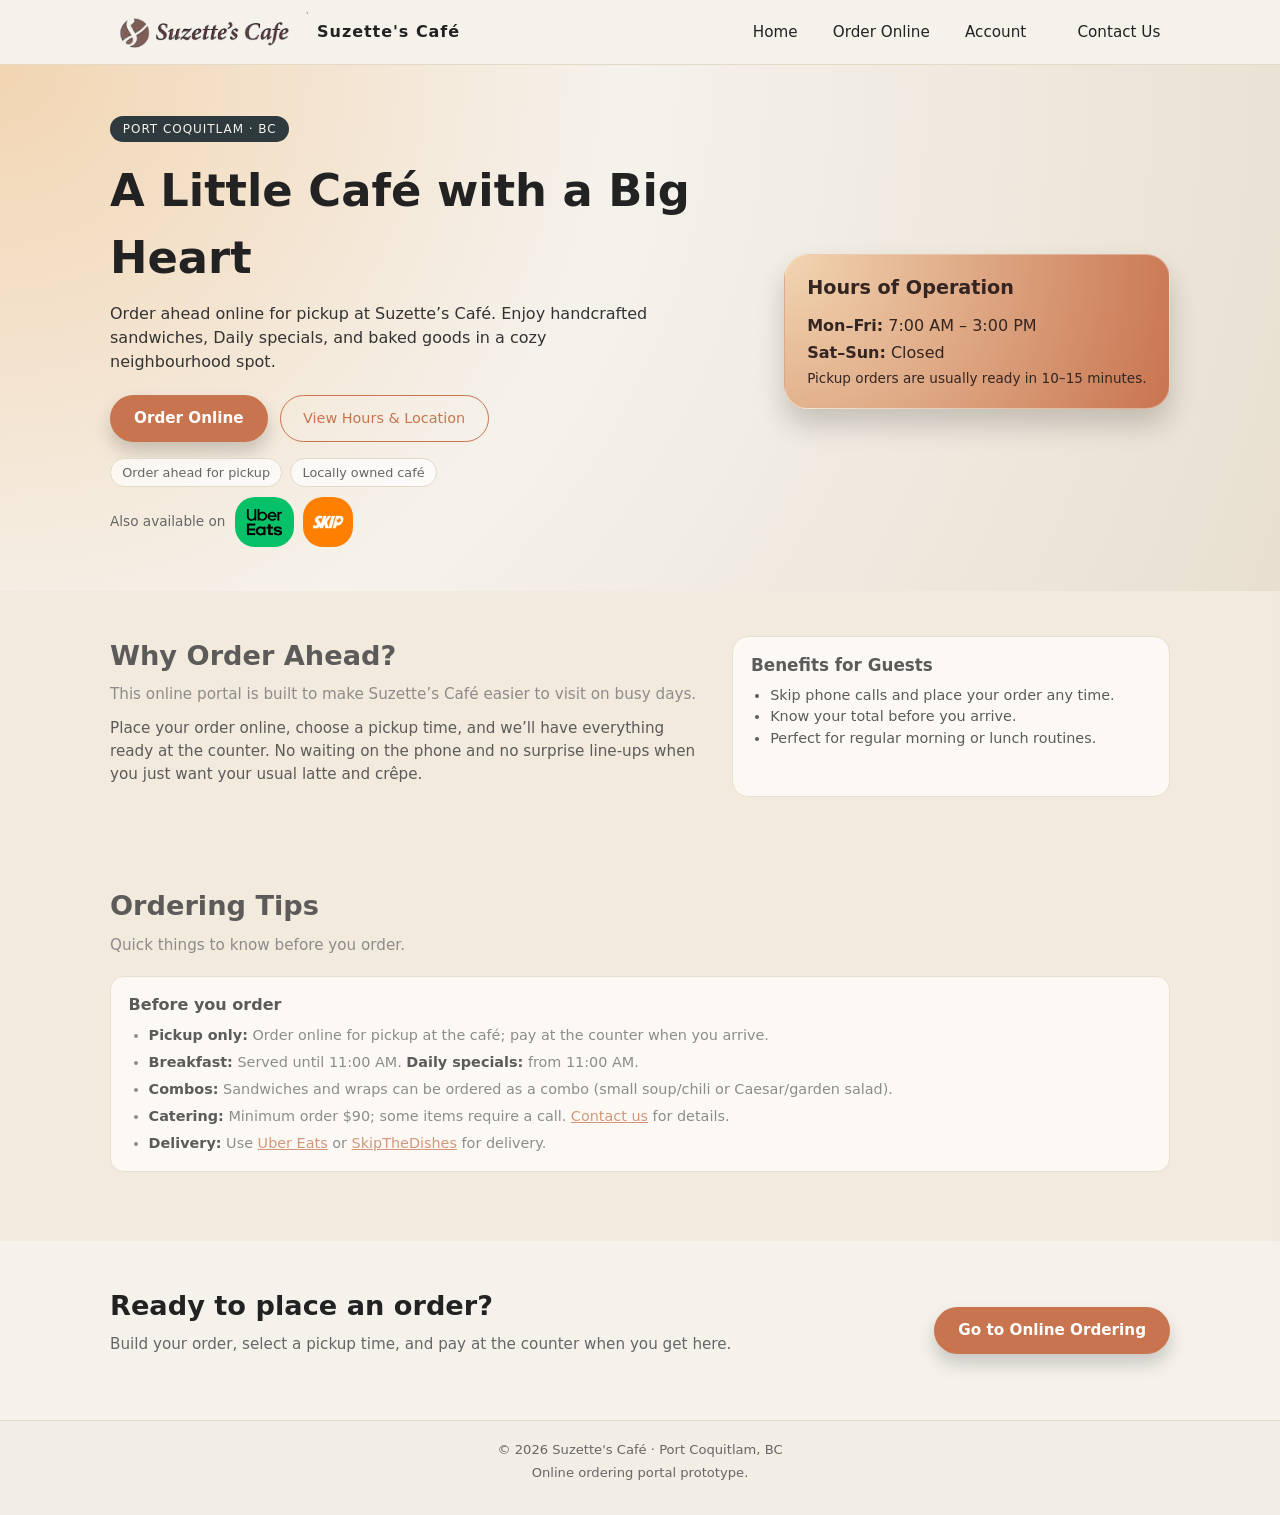
<file: suzettescafe-online/index.html>
<!DOCTYPE html>
<html lang="en">
<head>
  <meta charset="UTF-8" />
  <title>Suzette's Café – Home</title>
  <meta name="viewport" content="width=device-width, initial-scale=1" />
  <link rel="stylesheet" href="css/styles.css">
</head>
<body>
  <!-- Shared header -->
  <header class="site-header">
    <div class="container nav-container">
      <a href="index.html" class="brand">
        <img src="images/suzettes_logo_upscaled.png" alt="Suzette's Café logo">
        <span>Suzette's Café</span>
      </a>

      <nav class="main-nav">
        <ul>
          <li><a href="index.html">Home</a></li>
          <li><a href="order.html">Order Online</a></li>
          <li><a href="account.html" id="nav-account">Account</a></li>
          <li><a href="#" id="nav-logout" style="display:none;">Log Out</a></li>
          <li><a href="contact.html">Contact Us</a></li>
        </ul>
      </nav>
    </div>
  </header>

  <main id="top">
    <!-- HERO SECTION -->
    <section class="hero hero-home">
      <div class="container hero-home-inner">
        <div class="hero-home-text">
          <p class="hero-pill">Port Coquitlam · BC</p>
          <h1>A Little Café with a Big Heart</h1>
          <p class="hero-text">
            Order ahead online for pickup at Suzette’s Café. Enjoy handcrafted sandwiches,
            Daily specials, and baked goods in a cozy neighbourhood spot.
          </p>

          <div class="hero-actions">
            <a href="order.html" class="btn-primary">Order Online</a>
            <a href="contact.html" class="btn-outline">View Hours &amp; Location</a>
          </div>

          <div class="hero-tags">
            <span>Order ahead for pickup</span>
            <span>Locally owned café</span>
          </div>

          <!-- Delivery logos row -->
          <div class="delivery-row">
            <span>Also available on</span>

            <a
              href="https://www.ubereats.com/ca/store/suzettes-cafe/ObRweIRmX4KIFZy8pAsAPQ?srsltid=AfmBOooJyZjGKLC4mI3yt_dJ6weAVK7rHBK4cCGwpIv83NIpJQhO6qjg"
              class="delivery-logo"
              target="_blank"
              rel="noopener"
            >
              <img src="images/ubereats.jpg" alt="Order on Uber Eats">
            </a>

            <a
              href="https://www.skipthedishes.com/suzettes-cafe-kingsway"
              class="delivery-logo"
              target="_blank"
              rel="noopener"
            >
              <img src="images/skipthedishes.jpg" alt="Order on SkipTheDishes">
            </a>
          </div>
          <!-- END delivery logos row -->
        </div>

        <div class="hero-home-side">
          <div class="hero-card hero-card-compact">
            <h2>Hours of Operation</h2>
            <p><strong>Mon–Fri:</strong> 7:00 AM – 3:00 PM</p>
            <p><strong>Sat–Sun:</strong> Closed</p>
            <p class="hero-note">
              Pickup orders are usually ready in 10–15 minutes.
            </p>
          </div>
        </div>
      </div>
    </section>

    <!-- FEATURE ROW -->


    <!-- WHY ORDER ONLINE -->
    <section class="section muted">
      <div class="container about-layout">
        <div>
          <h2>Why Order Ahead?</h2>
          <p class="section-subtitle">
            This online portal is built to make Suzette’s Café easier to visit on busy days.
          </p>
          <p>
            Place your order online, choose a pickup time, and we’ll have everything
            ready at the counter. No waiting on the phone and no surprise line-ups
            when you just want your usual latte and crêpe.
          </p>
        </div>

        <div class="about-highlight">
          <h3>Benefits for Guests</h3>
          <ul>
            <li>Skip phone calls and place your order any time.</li>
            <li>Know your total before you arrive.</li>
            <li>Perfect for regular morning or lunch routines.</li>
          </ul>
        </div>
      </div>
    </section>

    <!-- ORDERING TIPS -->
    <section class="section muted">
      <div class="container">
        <h2>Ordering Tips</h2>
        <p class="section-subtitle">Quick things to know before you order.</p>
        <div class="tips-box tips-box--page">
          <h4>Before you order</h4>
          <ul>
            <li><strong>Pickup only:</strong> Order online for pickup at the café; pay at the counter when you arrive.</li>
            <li><strong>Breakfast:</strong> Served until 11:00 AM. <strong>Daily specials:</strong> from 11:00 AM.</li>
            <li><strong>Combos:</strong> Sandwiches and wraps can be ordered as a combo (small soup/chili or Caesar/garden salad).</li>
            <li><strong>Catering:</strong> Minimum order $90; some items require a call. <a href="contact.html">Contact us</a> for details.</li>
            <li><strong>Delivery:</strong> Use <a href="https://www.ubereats.com/ca/store/suzettes-cafe/ObRweIRmX4KIFZy8pAsAPQ" target="_blank" rel="noopener">Uber Eats</a> or <a href="https://www.skipthedishes.com/suzettes-cafe-kingsway" target="_blank" rel="noopener">SkipTheDishes</a> for delivery.</li>
          </ul>
        </div>
      </div>
    </section>

    <!-- SIMPLE CALL TO ACTION -->
    <section class="section">
      <div class="container home-cta">
        <div>
          <h2>Ready to place an order?</h2>
          <p class="section-subtitle">
            Build your order, select a pickup time, and pay at the counter when you get here.
          </p>
        </div>
        <div>
          <a href="order.html" class="btn-primary">Go to Online Ordering</a>
        </div>
      </div>
    </section>
  </main>

  <footer class="site-footer">
    <div class="container footer-content">
      <p>&copy; <span id="year"></span> Suzette's Café · Port Coquitlam, BC</p>
      <p class="footer-sub">Online ordering portal prototype.</p>
    </div>
  </footer>

  <script>
    document.getElementById("year").textContent = new Date().getFullYear();
  </script>
</body>
</html>
</file>
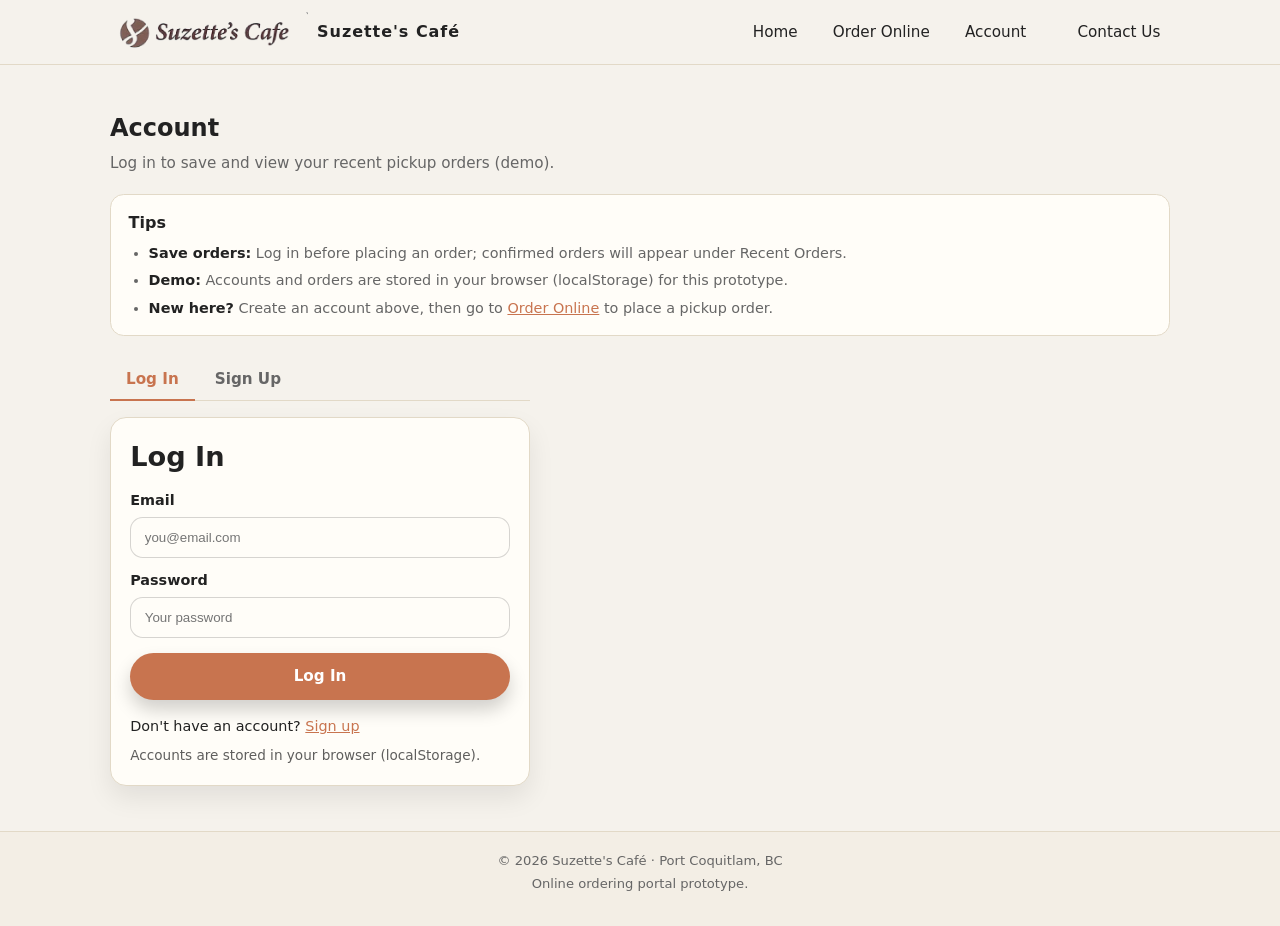
<file: suzettescafe-online/account.html>
<!DOCTYPE html>
<html lang="en">
<head>
  <meta charset="UTF-8" />
  <title>Suzette's Café – Account</title>
  <meta name="viewport" content="width=device-width, initial-scale=1" />
  <link rel="stylesheet" href="css/styles.css">
</head>
<body>
  <!-- Shared header -->
  <header class="site-header">
    <div class="container nav-container">
      <a href="index.html" class="brand">
        <img src="images/suzettes_logo_upscaled.png" alt="Suzette's Café logo">
        <span>Suzette's Café</span>
      </a>

      <nav class="main-nav">
        <ul>
          <li><a href="index.html">Home</a></li>
          <li><a href="order.html">Order Online</a></li>
          <li><a href="account.html" id="nav-account">Account</a></li>
          <li><a href="#" id="nav-logout" style="display:none;">Log Out</a></li>
          <li><a href="contact.html">Contact Us</a></li>
        </ul>
      </nav>
    </div>
  </header>

  <main id="top">
    <section class="section">
      <div class="container">
        <h1 style="margin-bottom:0.4rem;">Account</h1>
        <p class="section-subtitle" style="margin-top:0;">
          Log in to save and view your recent pickup orders (demo).
        </p>

        <div class="tips-box tips-box--page">
          <h4>Tips</h4>
          <ul>
            <li><strong>Save orders:</strong> Log in before placing an order; confirmed orders will appear under Recent Orders.</li>
            <li><strong>Demo:</strong> Accounts and orders are stored in your browser (localStorage) for this prototype.</li>
            <li><strong>New here?</strong> Create an account above, then go to <a href="order.html">Order Online</a> to place a pickup order.</li>
          </ul>
        </div>

        <!-- Logged out: Login / Sign Up tabs -->
        <div id="account-logged-out" class="account-logged-out" style="display:block;">
          <div class="account-tabs" role="tablist">
            <button type="button" class="account-tab active" data-tab="login" role="tab" aria-selected="true" id="tab-login">Log In</button>
            <button type="button" class="account-tab" data-tab="signup" role="tab" aria-selected="false" id="tab-signup">Sign Up</button>
          </div>
          <div class="account-panels">
            <div id="panel-login" class="account-card account-panel" role="tabpanel" aria-labelledby="tab-login">
              <h2 class="account-panel-title">Log In</h2>
              <form id="login-form">
              <label class="form-label" for="login-email">Email</label>
              <input class="form-input" id="login-email" type="email" placeholder="you@email.com" autocomplete="email">

              <label class="form-label" for="login-password">Password</label>
              <input class="form-input" id="login-password" type="password" placeholder="Your password" autocomplete="current-password">

              <button class="btn-primary" type="submit">Log In</button>
            </form>
              <p class="account-switch">Don't have an account? <button type="button" class="account-switch-link" data-goto="signup">Sign up</button></p>
              <p class="muted account-demo-note">Accounts are stored in your browser (localStorage).</p>
            </div>
            <div id="panel-signup" class="account-card account-panel hidden" role="tabpanel" aria-labelledby="tab-signup">
              <h2 class="account-panel-title">Sign Up</h2>
              <form id="signup-form">
              <label class="form-label" for="signup-name">Name</label>
              <input class="form-input" id="signup-name" type="text" placeholder="Your name" autocomplete="name">

              <label class="form-label" for="signup-email">Email</label>
              <input class="form-input" id="signup-email" type="email" placeholder="you@email.com" autocomplete="email">

              <label class="form-label" for="signup-password">Password</label>
              <input class="form-input" id="signup-password" type="password" placeholder="Create a password" autocomplete="new-password">

              <button class="btn-primary" type="submit">Create Account</button>
            </form>
            <p class="account-switch">Already have an account? <button type="button" class="account-switch-link" data-goto="login">Log in</button></p>
            <p class="muted account-demo-note">Use a simple password for this demo.</p>
          </div>
          </div>
        </div>

        <!-- Logged in view -->
        <div id="account-logged-in" style="display:none;">
          <div class="account-topbar">
            <div>
              <h2 style="margin:0;">Welcome, <span id="account-user-name">Guest</span></h2>
              <p class="muted" style="margin:0.25rem 0 0;">
                Signed in as <span id="account-user-email">—</span>
              </p>
            </div>

            <div class="account-actions">
              <button class="btn-outline" id="logout-btn" type="button">Log Out</button>
            </div>
          </div>

          <div class="account-card" style="margin-top:1rem;">
            <h3 style="margin-top:0;">Recent Orders</h3>
            <p class="muted" style="margin-top:0;">
              Orders appear here after you confirm an order on the cart page.
            </p>

            <div id="orders-empty" class="muted" style="display:none;">
              No saved orders yet. Place an order while logged in and it will show up here.
            </div>

            <div id="orders-list" class="orders-list"></div>

            <div style="margin-top:1rem;">
              <button class="btn-outline" id="clear-orders-btn" type="button">
                Clear My Order History
              </button>
            </div>
          </div>
        </div>

      </div>
    </section>
  </main>

  <footer class="site-footer">
    <div class="container footer-content">
      <p>&copy; <span id="year"></span> Suzette's Café · Port Coquitlam, BC</p>
      <p class="footer-sub">Online ordering portal prototype.</p>
    </div>
  </footer>

  <!-- Load app.js (single source of truth for auth + account UI) -->
  <script src="scripts/app.js"></script>
</body>
</html>
</file>
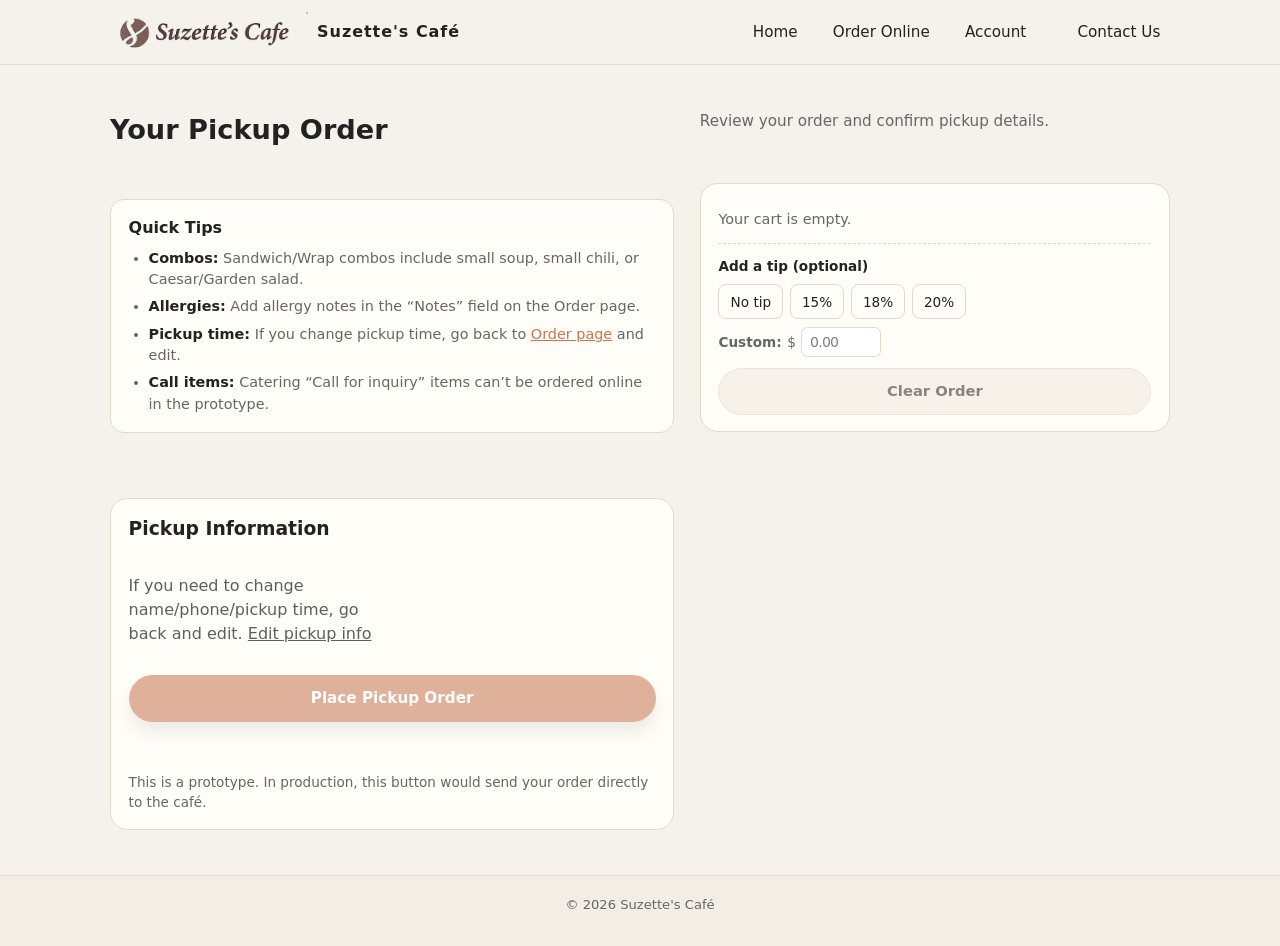
<file: suzettescafe-online/cart.html>
<!DOCTYPE html>
<html lang="en">
<head>
  <meta charset="UTF-8" />
  <title>Suzette's Café – Cart</title>
  <meta name="viewport" content="width=device-width, initial-scale=1" />
  <link rel="stylesheet" href="css/styles.css" />
</head>
<body>

<header class="site-header">
  <div class="container nav-container">
    <a href="index.html#top" class="brand">
      <img src="images/suzettes_logo_upscaled.png" alt="Suzette's Café logo">
      <span>Suzette's Café</span>
    </a>

    <nav class="main-nav">
      <ul>
        <li><a href="index.html">Home</a></li>
        <li><a href="order.html">Order Online</a></li>
        <li><a href="account.html" id="nav-account">Account</a></li>
        <li><a href="#" id="nav-logout" style="display:none;">Log Out</a></li>
        <li><a href="contact.html">Contact Us</a></li>
      </ul>
    </nav>
  </div>
</header>

<main id="top">
  <section class="section">
    <div class="container cart-page">

      <h2>Your Pickup Order</h2>
      <p class="section-subtitle">Review your order and confirm pickup details.</p>

      <div class="tips-box tips-box--page">
        <h4>Quick Tips</h4>
        <ul>
          <li><strong>Combos:</strong> Sandwich/Wrap combos include small soup, small chili, or Caesar/Garden salad.</li>
          <li><strong>Allergies:</strong> Add allergy notes in the “Notes” field on the Order page.</li>
          <li><strong>Pickup time:</strong> If you change pickup time, go back to <a href="order.html">Order page</a> and edit.</li>
          <li><strong>Call items:</strong> Catering “Call for inquiry” items can’t be ordered online in the prototype.</li>
        </ul>
      </div>

      <div class="cart-box">
        <ul id="cart-items" class="cart-items"></ul>

        <p id="cart-empty" class="cart-empty">Your cart is empty.</p>

        <!-- ✅ NEW: subtotal/tax/total rows (works with your app.js) -->
        <div id="cart-summary" class="cart-summary" style="display:none;">
          <div class="cart-summary-row"><strong>Subtotal:</strong><span id="cart-subtotal">$0.00</span></div>
          <div class="cart-summary-row"><strong id="cart-tax-label">GST (5%)</strong><span id="cart-tax">$0.00</span></div>
          <div class="cart-summary-row" id="cart-tip-row" style="display:none;"><strong>Tip</strong><span id="cart-tip">$0.00</span></div>
          <div class="cart-summary-row cart-summary-total"><strong>Total:</strong><span id="cart-total">$0.00</span></div>
        </div>

        <div class="tip-options" id="tip-options">
          <label class="tip-options-label">Add a tip (optional)</label>
          <div class="tip-buttons">
            <button type="button" class="tip-btn" data-tip="none">No tip</button>
            <button type="button" class="tip-btn" data-tip="15">15%</button>
            <button type="button" class="tip-btn" data-tip="18">18%</button>
            <button type="button" class="tip-btn" data-tip="20">20%</button>
          </div>
          <div class="tip-custom-row">
            <label for="tip-custom-input">Custom:</label>
            <span class="tip-custom-prefix">$</span>
            <input type="number" id="tip-custom-input" min="0" step="0.25" placeholder="0.00" aria-label="Custom tip amount">
          </div>
        </div>

        <button id="clear-btn" class="btn-outline" type="button" onclick="clearCart()">Clear Order</button>
      </div>

      <div class="pickup-form">
        <h3>Pickup Information</h3>

        <p class="muted" style="margin-top:0.35rem;">
          If you need to change name/phone/pickup time, go back and edit.
          <a href="order.html" style="text-decoration:underline;">Edit pickup info</a>
        </p>

        <button id="checkout-btn" class="btn" type="button" onclick="placeOrder()">
          Place Pickup Order
        </button>

        <p class="cart-disclaimer">
          This is a prototype. In production, this button would send your order directly to the café.
        </p>
      </div>

    </div>
  </section>
</main>

<!-- Overlay -->
<div id="overlay" class="overlay" style="display:none;">
  <div class="overlay-content">

    <!-- REVIEW SCREEN -->
    <div id="overlay-review">
      <h3 style="margin-top:0;">Review Your Order</h3>
      <p class="overlay-small" style="margin-top:6px;">
        Please confirm your pickup details before submitting.
      </p>

      <div class="overlay-block" style="margin-top:12px;">
        <strong>Name:</strong> <span id="review-name"></span><br>
        <strong>Phone:</strong> <span id="review-phone"></span><br>
        <strong>Pickup:</strong> <span id="review-pickup"></span><br>
        <strong>Notes:</strong> <span id="review-notes"></span>
      </div>

      <div class="overlay-block" style="margin-top:12px;">
        <strong>Items:</strong>
        <div id="review-items" style="margin-top:6px;"></div>

        <!-- ✅ NEW: overlay totals -->
        <div class="overlay-totals" style="margin-top:12px; border-top:1px solid rgba(0,0,0,0.12); padding-top:10px;">
          <div class="cart-summary-row"><strong>Subtotal:</strong> <span id="review-subtotal">$0.00</span></div>
          <div class="cart-summary-row"><strong id="review-tax-label">GST (5%)</strong> <span id="review-tax">$0.00</span></div>
          <div class="cart-summary-row" id="review-tip-row" style="display:none;"><strong>Tip</strong> <span id="review-tip">$0.00</span></div>
          <div class="cart-summary-row cart-summary-total"><strong>Total:</strong> <span id="review-total">$0.00</span></div>
        </div>
      </div>

      <div class="overlay-actions" style="display:flex; gap:10px; margin-top:14px;">
        <button type="button" class="btn-outline" onclick="closeOverlay()">Go Back</button>
        <button type="button" class="btn" onclick="confirmOrder()">Confirm Order</button>
      </div>
    </div>

    <!-- FINAL CONFIRMATION SCREEN -->
    <div id="overlay-final" style="display:none;">
      <h3 id="overlay-message" style="margin-top:0;"></h3>
      <p id="overlay-details"></p>
      <button type="button" class="btn" onclick="closeOverlay()">Close</button>
    </div>

  </div>
</div>

<footer class="site-footer">
  <div class="container footer-content">
    <p>&copy; <span id="year"></span> Suzette's Café</p>
  </div>
</footer>

<script src="scripts/app.js"></script>
</body>
</html>
</file>
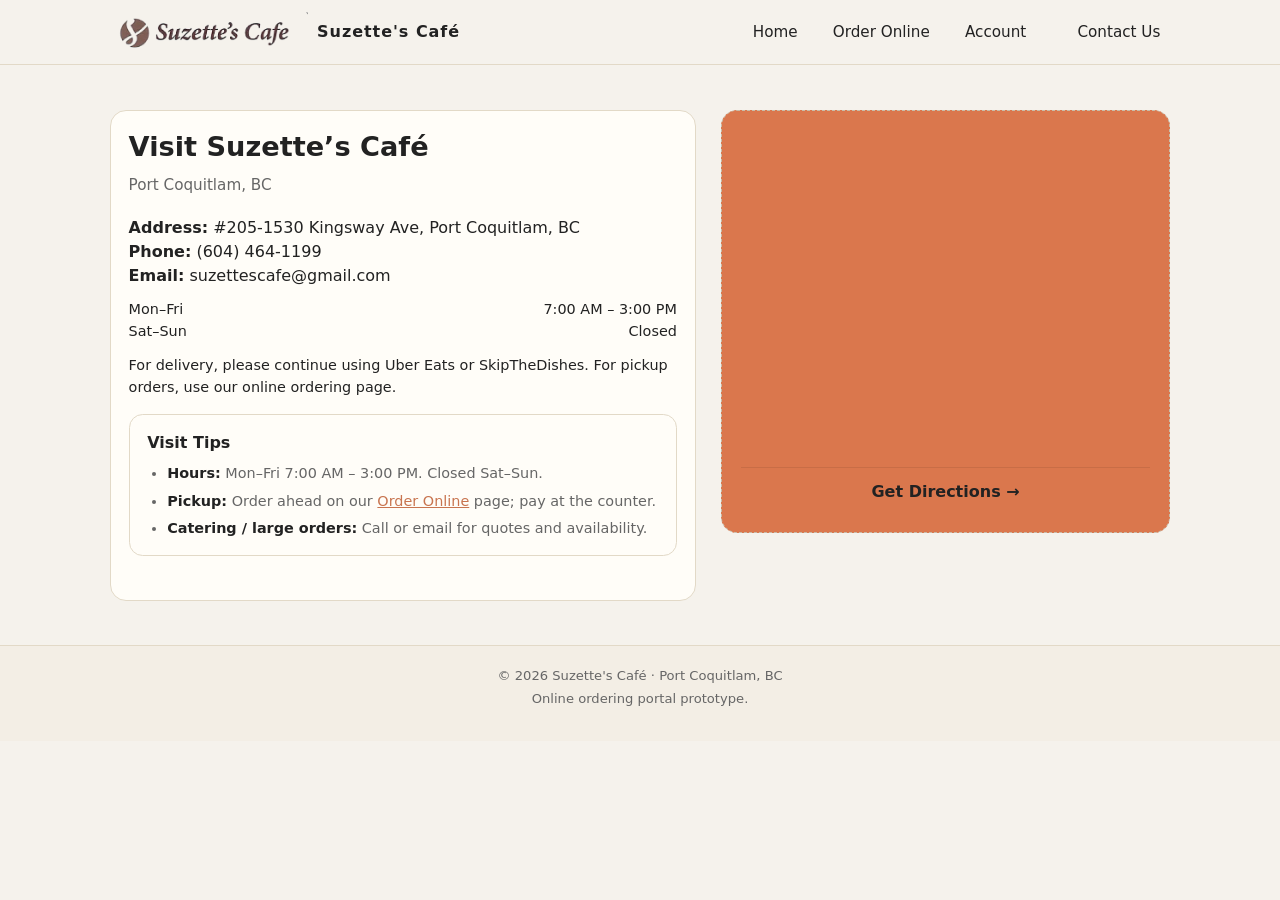
<file: suzettescafe-online/contact.html>
<!DOCTYPE html>
<html lang="en">
<head>
  <meta charset="UTF-8" />
  <title>Suzette's Café – Contact Us</title>
  <meta name="viewport" content="width=device-width, initial-scale=1" />
  <link rel="stylesheet" href="css/styles.css">
</head>
<body>
  <!-- Shared header -->
  <header class="site-header">
    <div class="container nav-container">
      <a href="index.html#top" class="brand">
        <img src="images/suzettes_logo_upscaled.png" alt="Suzette's Café logo">
        <span>Suzette's Café</span>
      </a>

      <nav class="main-nav">
        <ul>
          <li><a href="index.html">Home</a></li>
          <li><a href="order.html">Order Online</a></li>
          <li><a href="account.html" id="nav-account">Account</a></li>
          <li><a href="#" id="nav-logout" style="display:none;">Log Out</a></li>
          <li><a href="contact.html">Contact Us</a></li>
        </ul>
      </nav>
    </div>
  </header>

  <main id="top">
    <section class="section">
      <div class="container contact-layout">
        <div class="contact-block">
          <h2>Visit Suzette’s Café</h2>
          <p class="section-subtitle">
            Port Coquitlam, BC
          </p>

          <p><strong>Address:</strong> #205-1530 Kingsway Ave, Port Coquitlam, BC</p>

          <p>
            <strong>Phone:</strong>
            <a href="tel:+16045550134">(604) 464-1199</a>
          </p>

          <p>
            <strong>Email:</strong>
            <a href="mailto:hello@suzettescafe.ca">suzettescafe@gmail.com</a>
          </p>

          <div class="hours-table">
            <div><span>Mon–Fri</span><span>7:00 AM – 3:00 PM</span></div>
            <div><span>Sat–Sun</span><span>Closed</span></div>
          </div>

          <p style="margin-top:0.8rem;font-size:0.9rem;">
            For delivery, please continue using
            <a
              href="https://www.ubereats.com/ca/store/suzettes-cafe/ObRweIRmX4KIFZy8pAsAPQ?srsltid=AfmBOooJyZjGKLC4mI3yt_dJ6weAVK7rHBK4cCGwpIv83NIpJQhO6qjg"
              target="_blank"
              rel="noopener"
            >Uber Eats</a>
            or
            <a
              href="https://www.skipthedishes.com/suzettes-cafe-kingsway"
              target="_blank"
              rel="noopener"
            >SkipTheDishes</a>.
            For pickup orders, use our <a href="order.html">online ordering page</a>.
          </p>

          <div class="tips-box tips-box--page">
            <h4>Visit Tips</h4>
            <ul>
              <li><strong>Hours:</strong> Mon–Fri 7:00 AM – 3:00 PM. Closed Sat–Sun.</li>
              <li><strong>Pickup:</strong> Order ahead on our <a href="order.html">Order Online</a> page; pay at the counter.</li>
              <li><strong>Catering / large orders:</strong> Call or email for quotes and availability.</li>
            </ul>
          </div>
        </div>

        <div class="map-placeholder">
          <iframe
            title="Suzette's Café Map"
            loading="lazy"
            referrerpolicy="no-referrer-when-downgrade"
            allowfullscreen
            src="https://www.google.com/maps?q=Suzette%27s%20Cafe%2C%201530%20Kingsway%20Ave%20%23205%2C%20Port%20Coquitlam%2C%20BC%20V3C%206G5&output=embed">
          </iframe>

          <a
            class="map-directions"
            href="https://www.google.com/maps/dir//Suzette's+Cafe,+1530+Kingsway+Ave+%23205,+Port+Coquitlam,+BC+V3C+6G5/"
            target="_blank"
            rel="noopener"
          >
            Get Directions →
          </a>
        </div>
      </div>
    </section>
  </main>

  <footer class="site-footer">
    <div class="container footer-content">
      <p>&copy; <span id="year"></span> Suzette's Café · Port Coquitlam, BC</p>
      <p class="footer-sub">Online ordering portal prototype.</p>
    </div>
  </footer>

  <script>
    document.getElementById("year").textContent = new Date().getFullYear();
  </script>
</body>
</html>
</file>
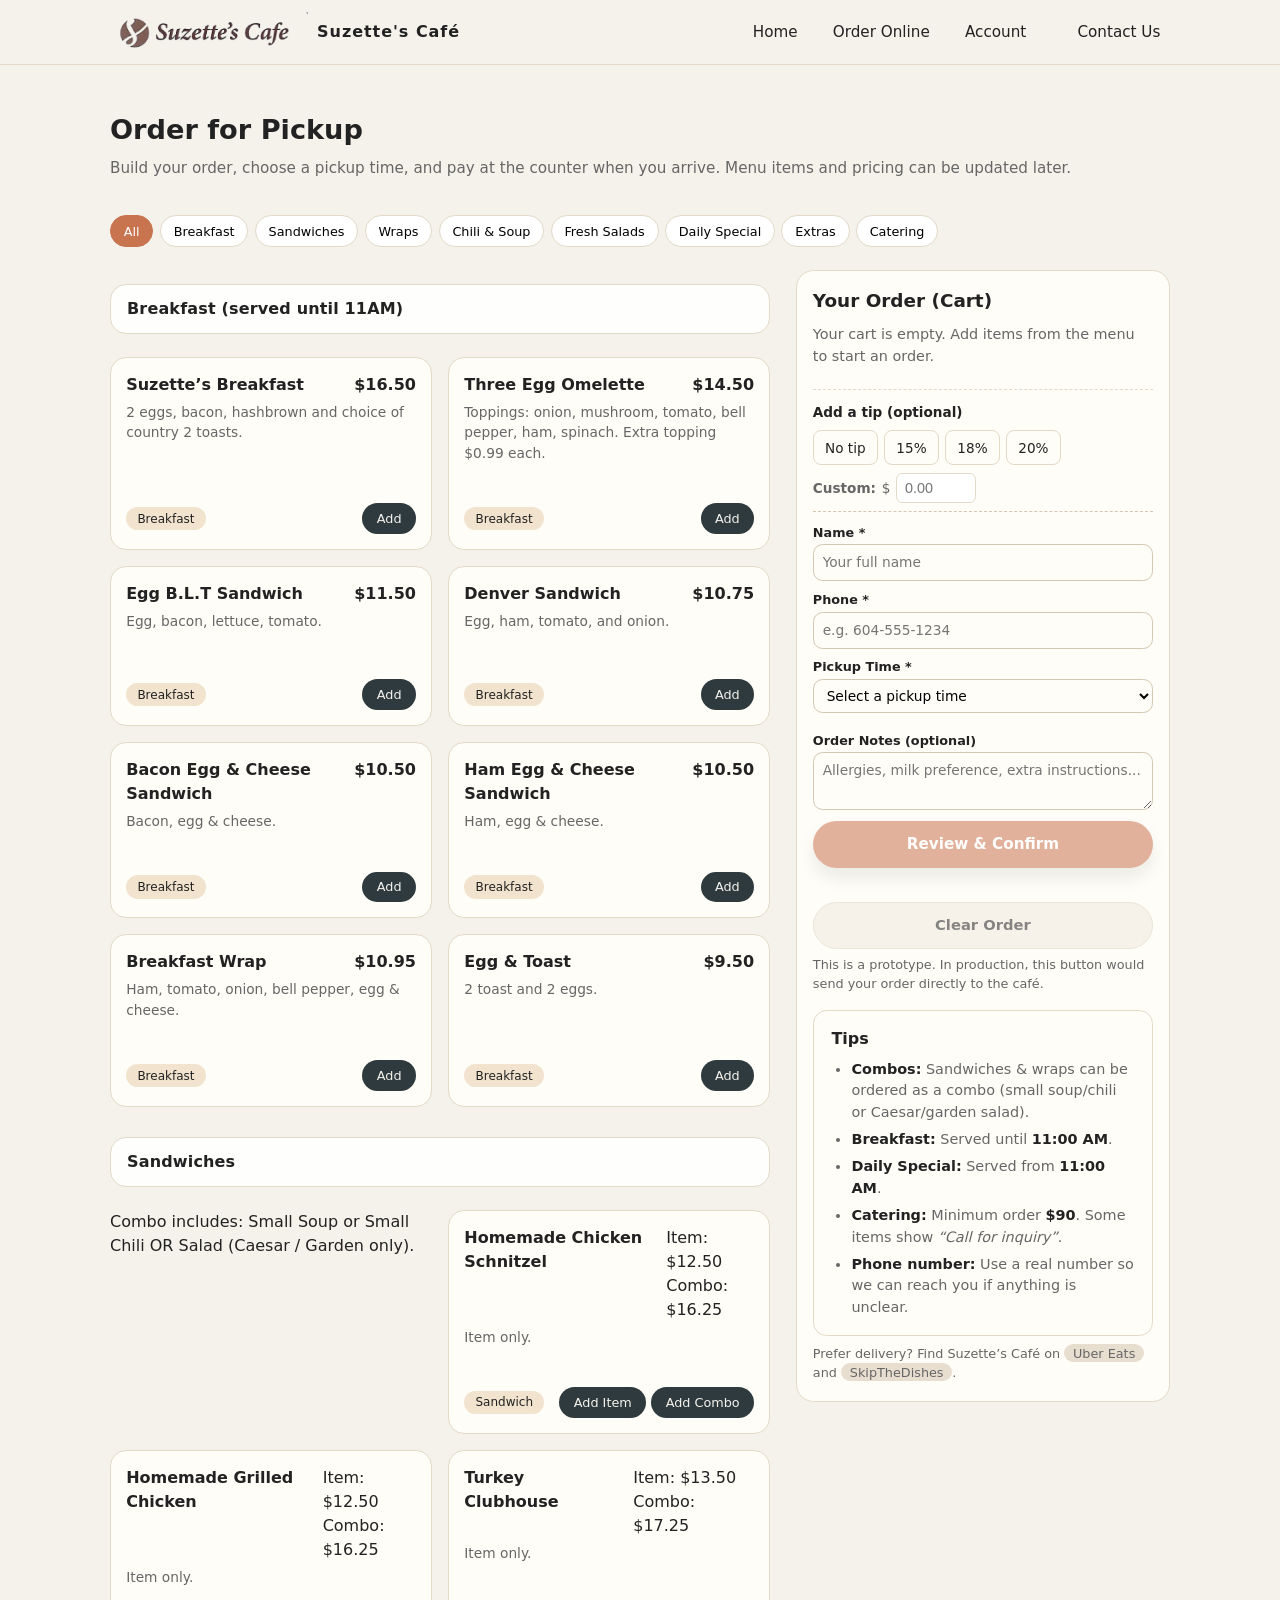
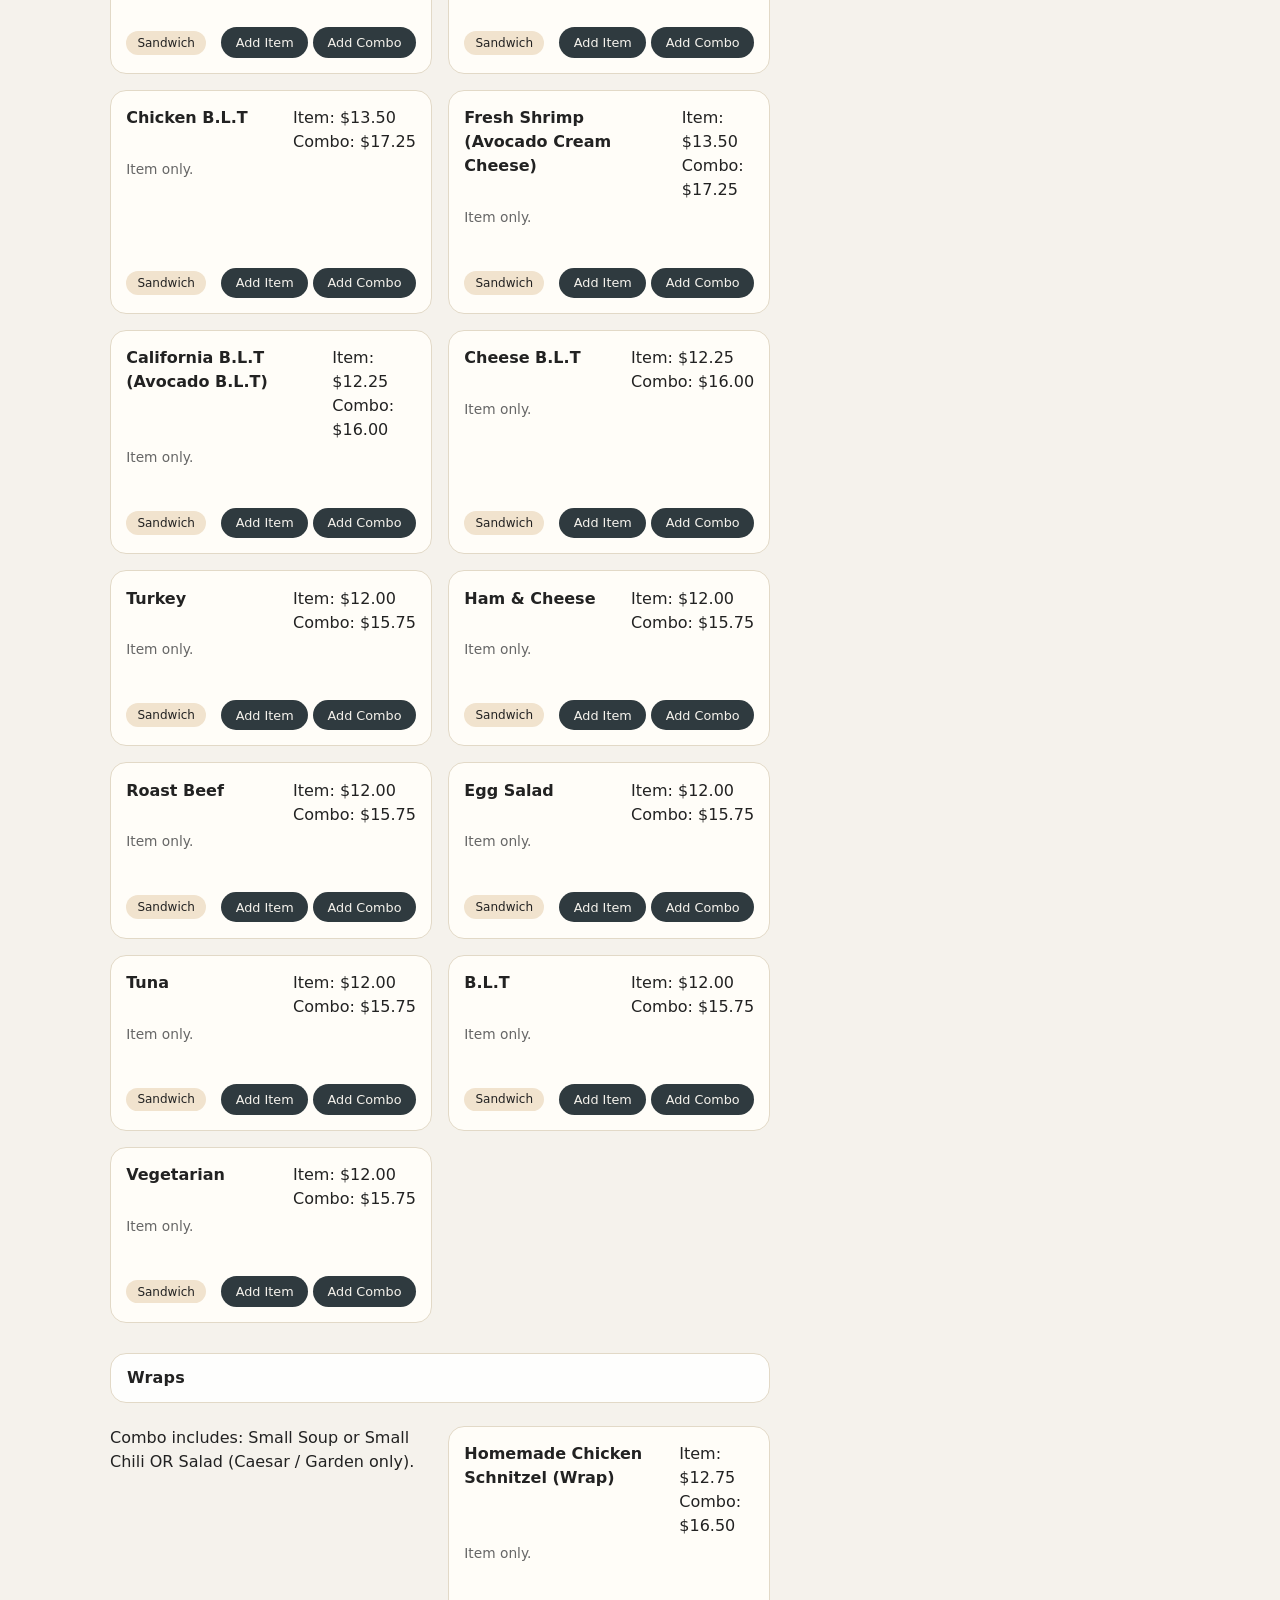
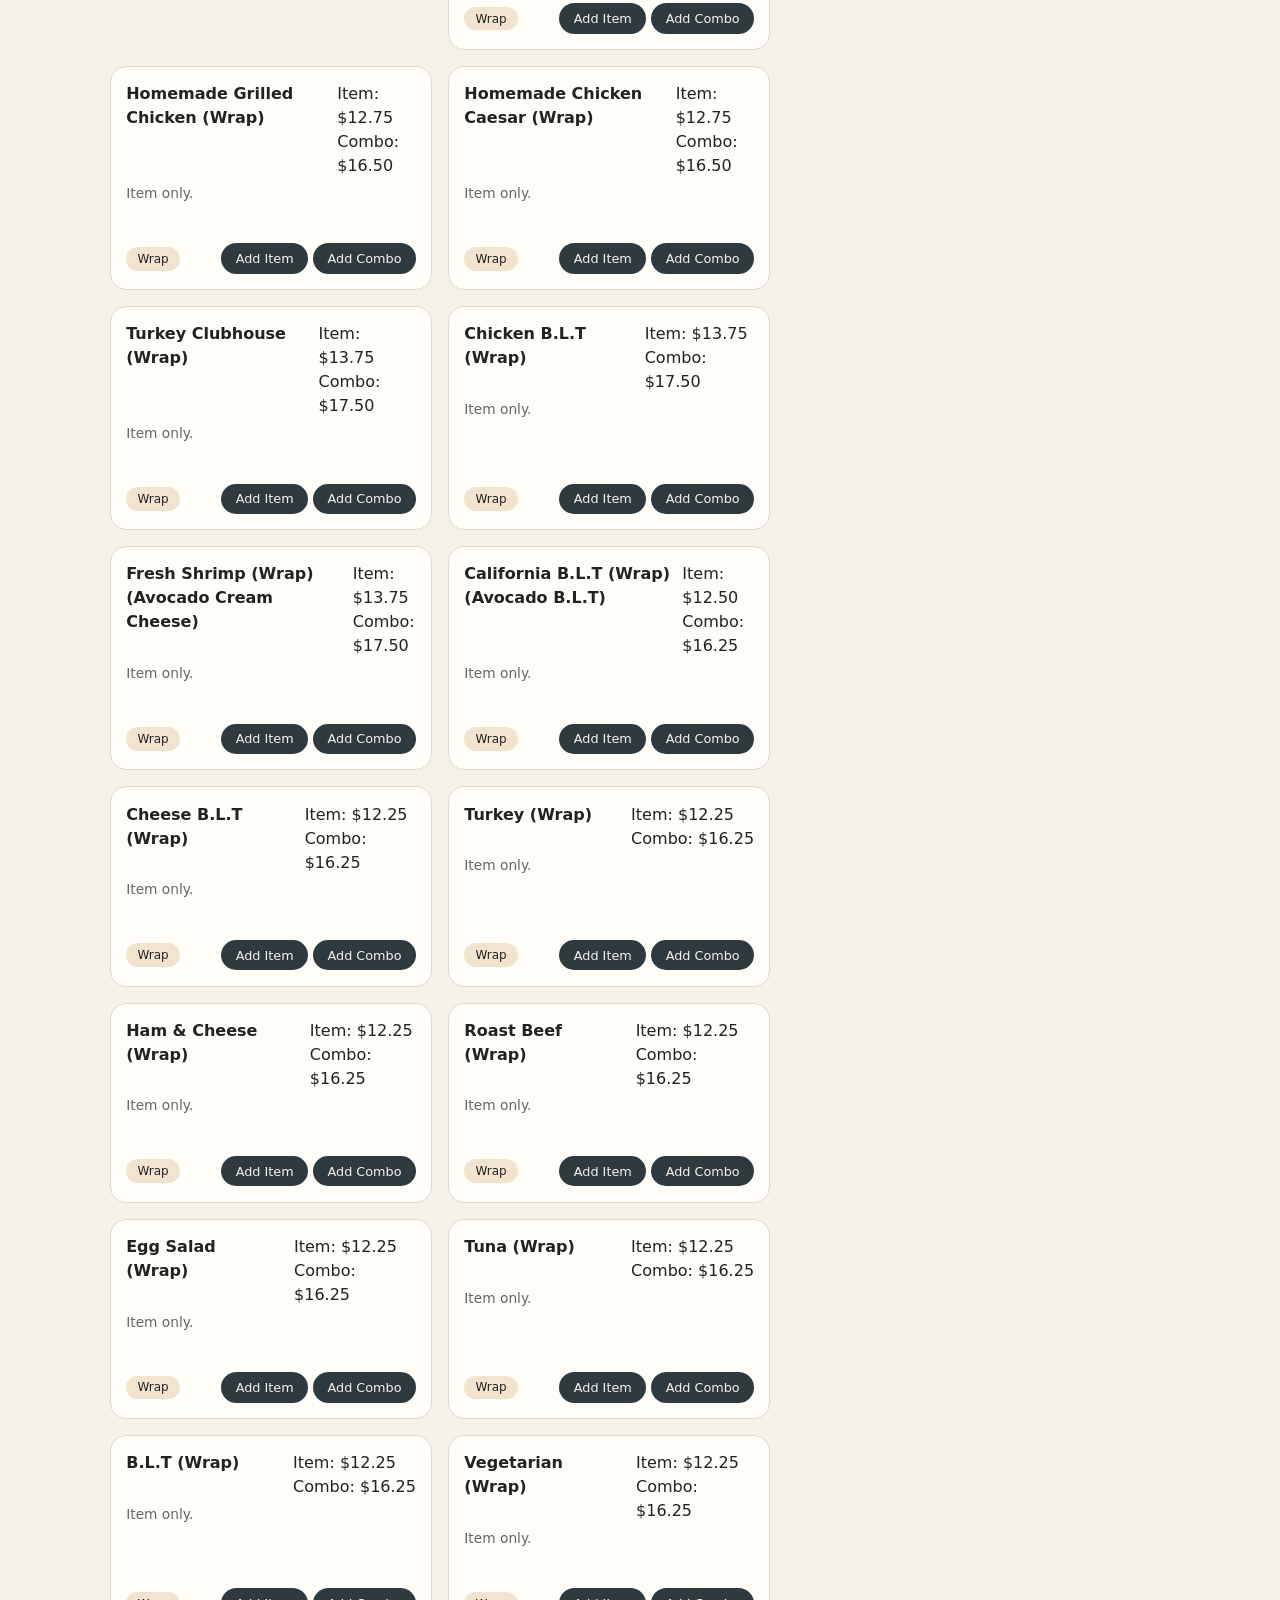
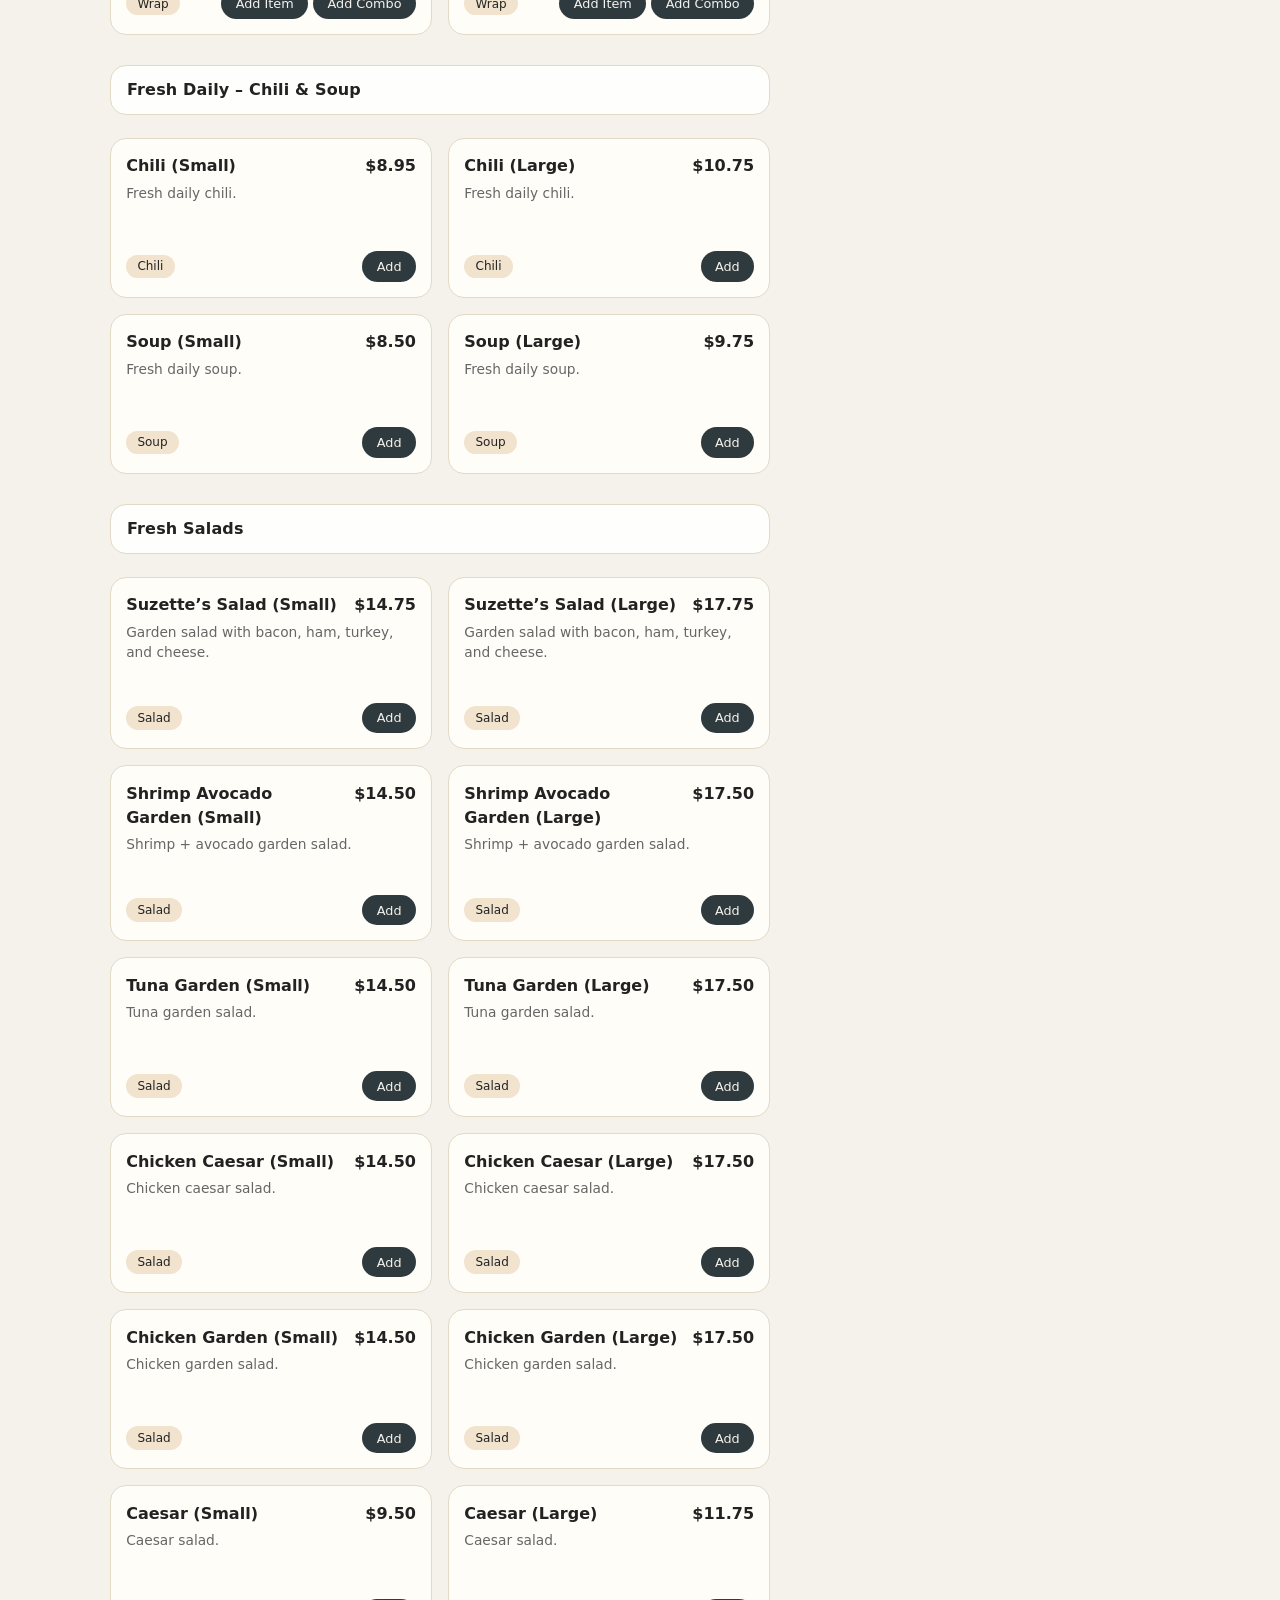
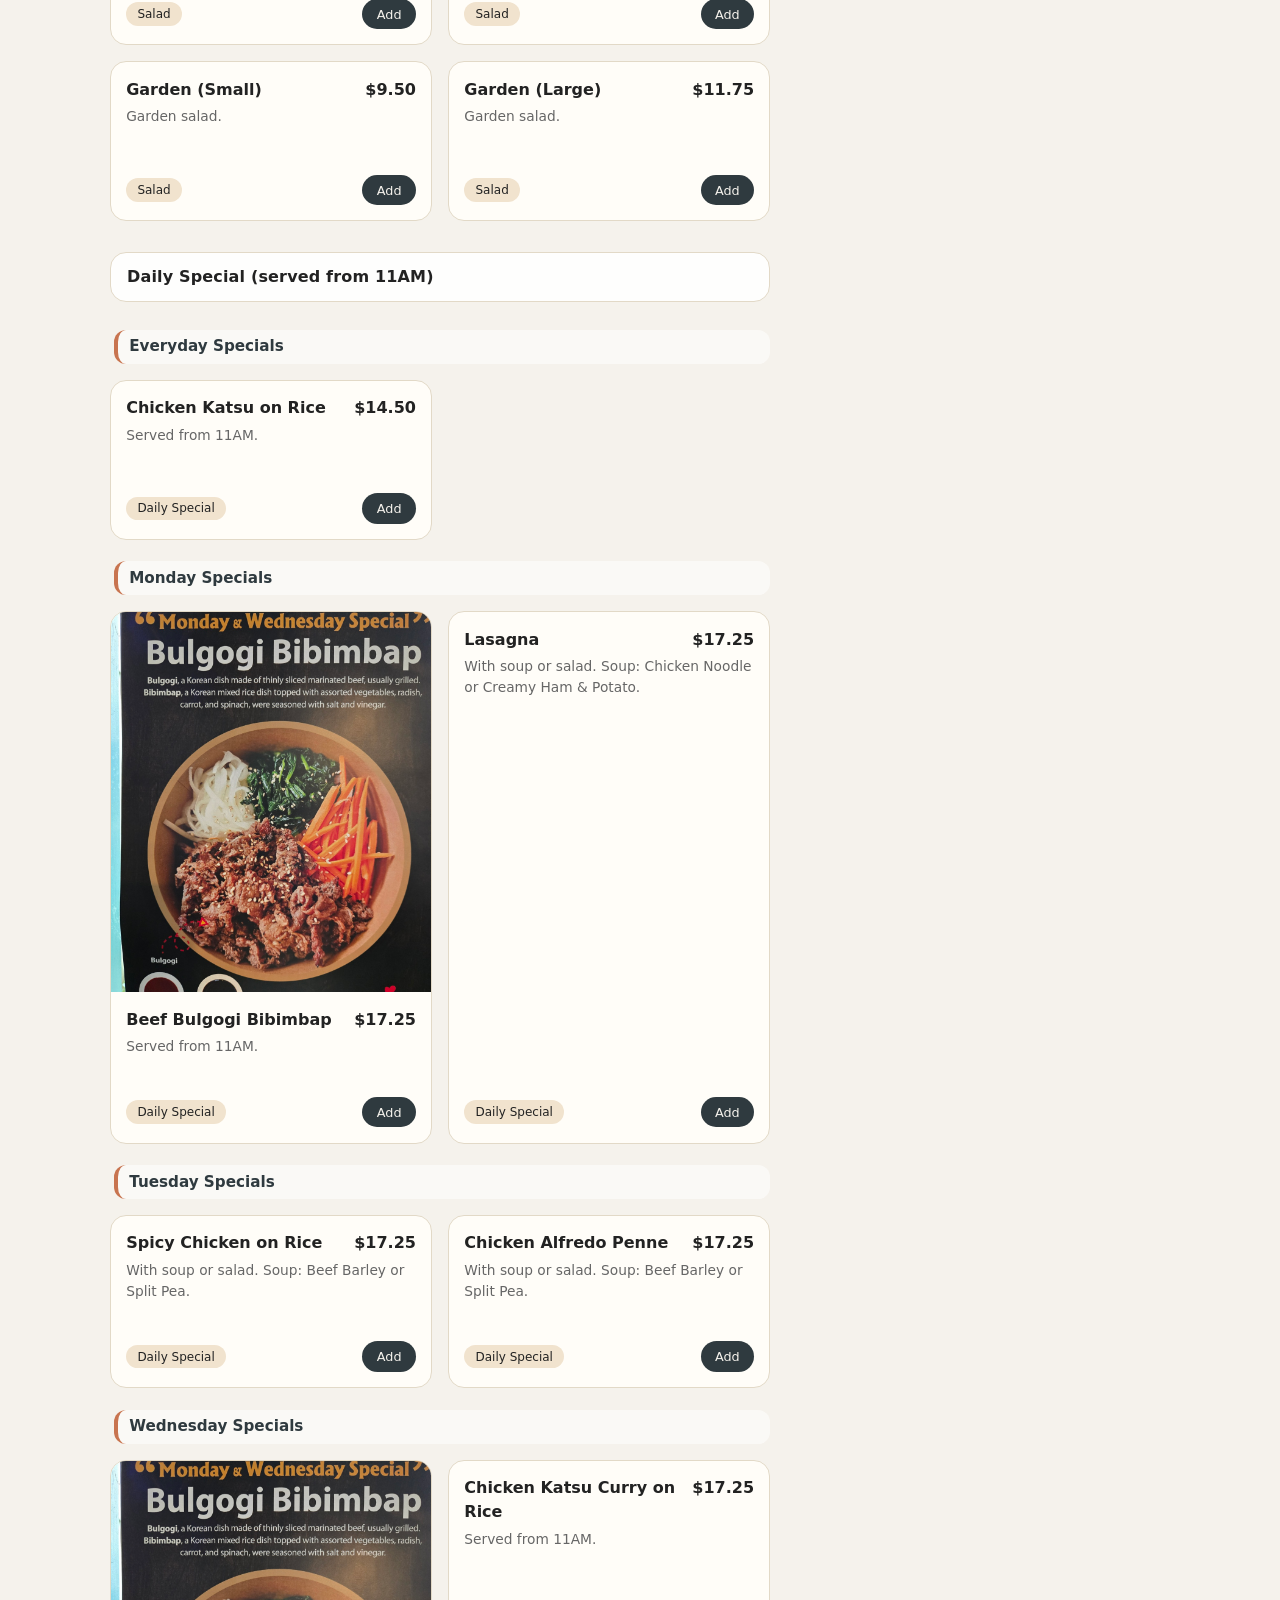
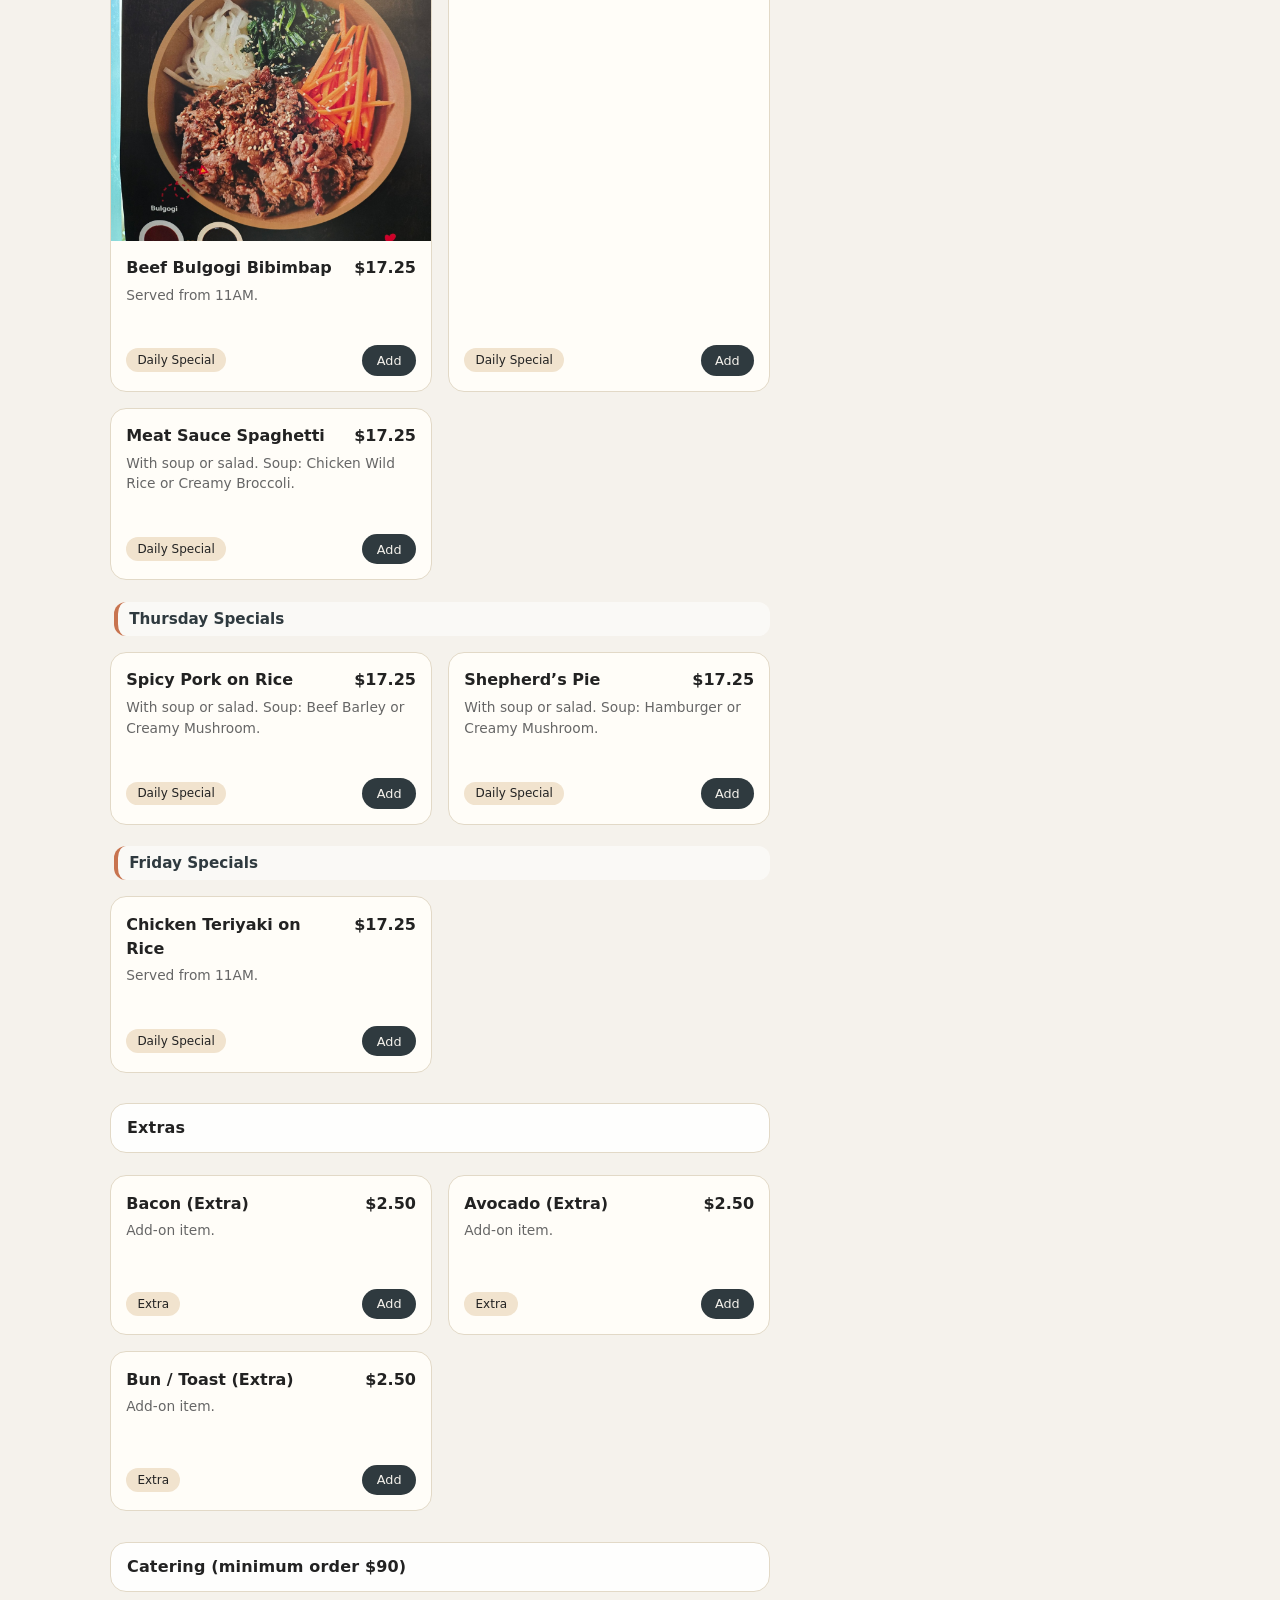
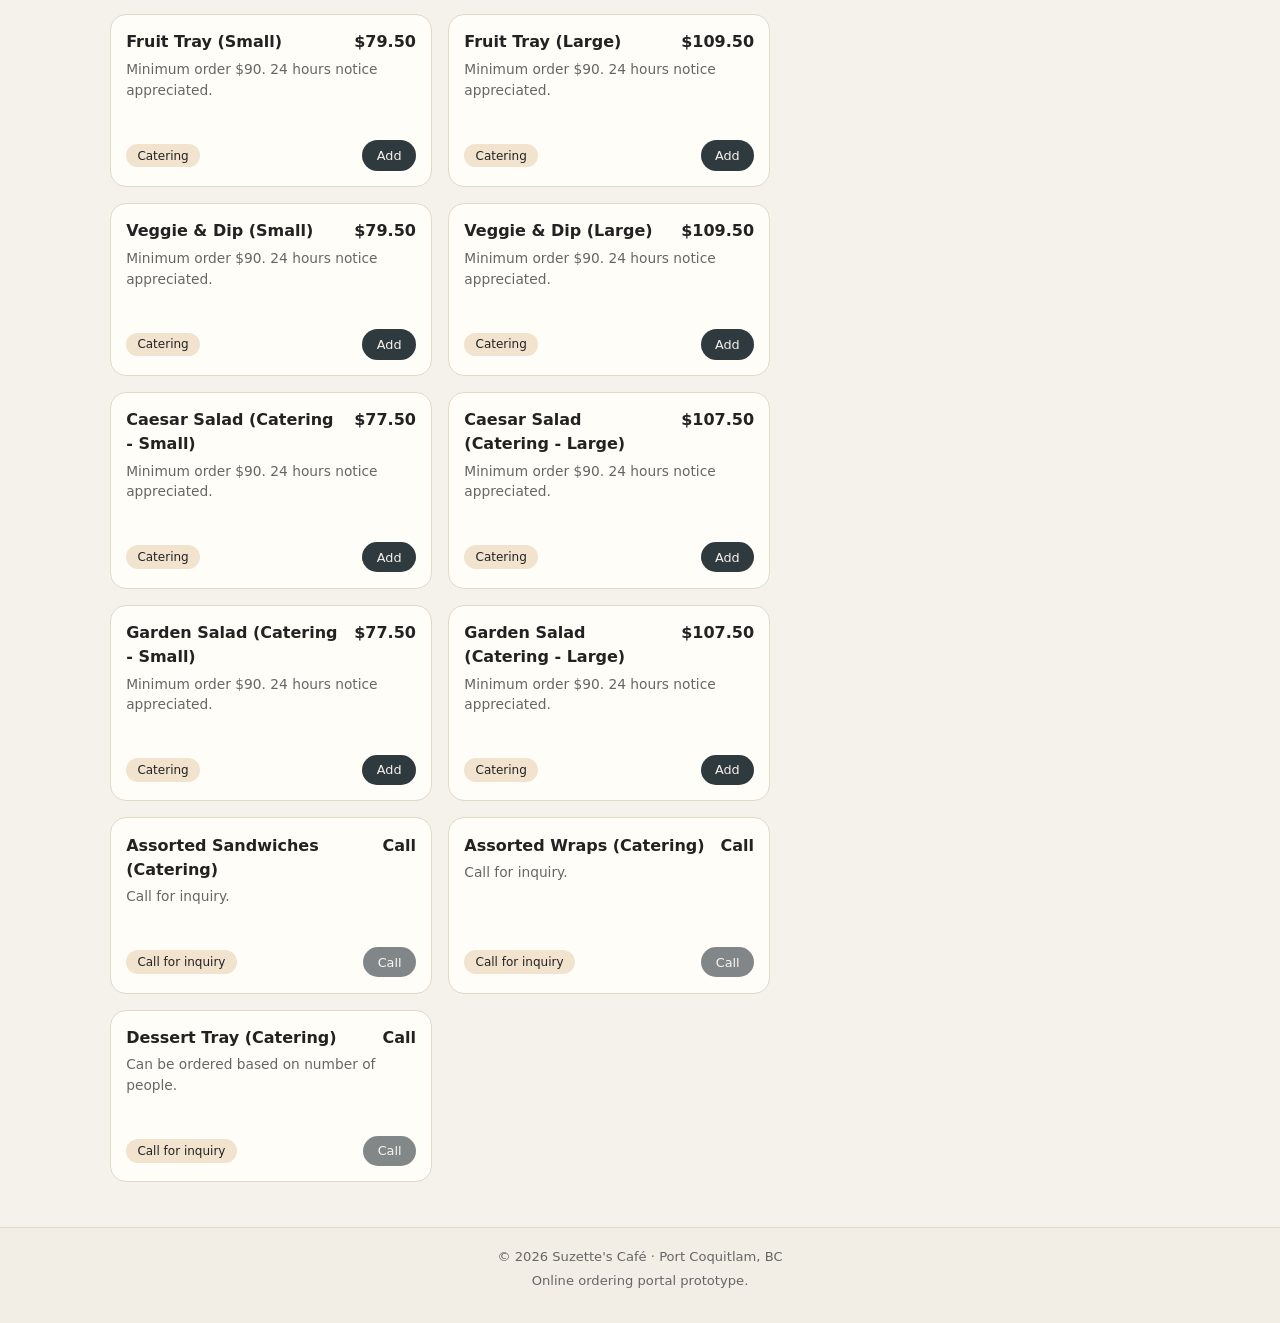
<file: suzettescafe-online/order.html>
<!DOCTYPE html>
<html lang="en">
<head>
  <meta charset="UTF-8" />
  <title>Suzette's Café – Order Online</title>
  <meta name="viewport" content="width=device-width, initial-scale=1" />
  <link rel="stylesheet" href="css/styles.css">
</head>
<body>

  <!-- Shared header -->
  <header class="site-header">
    <div class="container nav-container">
      <a href="index.html#top" class="brand">
        <img src="images/suzettes_logo_upscaled.png" alt="Suzette's Café logo">
        <span>Suzette's Café</span>
      </a>

      <nav class="main-nav">
        <ul>
          <li><a href="index.html">Home</a></li>
          <li><a href="order.html">Order Online</a></li>
          <li><a href="account.html" id="nav-account">Account</a></li>
          <li><a href="#" id="nav-logout" style="display:none;">Log Out</a></li>
          <li><a href="contact.html">Contact Us</a></li>
        </ul>
      </nav>
    </div>
  </header>

  <main id="top">
    <section class="section">
      <div class="container">
        <div class="section-header-row">
          <div>
            <h2>Order for Pickup</h2>
            <p class="section-subtitle">
              Build your order, choose a pickup time, and pay at the counter when you arrive.
              Menu items and pricing can be updated later.
            </p>
          </div>

          <div class="category-filters">
            <button class="filter-btn active" onclick="setCategoryFilter('all')">All</button>
            <button class="filter-btn" onclick="setCategoryFilter('breakfast')">Breakfast</button>
            <button class="filter-btn" onclick="setCategoryFilter('sandwich')">Sandwiches</button>
            <button class="filter-btn" onclick="setCategoryFilter('wrap')">Wraps</button>
            <button class="filter-btn" onclick="setCategoryFilter('soup')">Chili & Soup</button>
            <button class="filter-btn" onclick="setCategoryFilter('salad')">Fresh Salads</button>
            <button class="filter-btn" onclick="setCategoryFilter('special')">Daily Special</button>
            <button class="filter-btn" data-category="extras" onclick="setCategoryFilter('extras')">Extras</button>
            <button class="filter-btn" onclick="setCategoryFilter('catering')">Catering</button>
          </div>
        </div>

        <div class="order-layout">
          <!-- Menu list -->
          <div class="menu-grid" id="menu-grid"></div>

          <!-- Cart / order panel -->
          <aside class="cart">
            <h3>Your Order (Cart)</h3>

            <p class="cart-empty" id="cart-empty">
              Your cart is empty. Add items from the menu to start an order.
            </p>

            <ul class="cart-items" id="cart-items"></ul>

            <div class="cart-summary" id="cart-summary">
              <div class="cart-summary-row"><span>Subtotal</span><span id="cart-subtotal">$0.00</span></div>
              <div class="cart-summary-row"><span id="cart-tax-label">Tax</span><span id="cart-tax">$0.00</span></div>
              <div class="cart-summary-row" id="cart-tip-row" style="display:none;"><span>Tip</span><span id="cart-tip">$0.00</span></div>
              <div class="cart-summary-row cart-summary-total"><strong>Total</strong><strong id="cart-total">$0.00</strong></div>
            </div>

            <div class="tip-options" id="tip-options">
              <label class="tip-options-label">Add a tip (optional)</label>
              <div class="tip-buttons">
                <button type="button" class="tip-btn" data-tip="none" id="tip-btn-none">No tip</button>
                <button type="button" class="tip-btn" data-tip="15">15%</button>
                <button type="button" class="tip-btn" data-tip="18">18%</button>
                <button type="button" class="tip-btn" data-tip="20">20%</button>
              </div>
              <div class="tip-custom-row">
                <label for="tip-custom-input">Custom:</label>
                <span class="tip-custom-prefix">$</span>
                <input type="number" id="tip-custom-input" min="0" step="0.25" placeholder="0.00" aria-label="Custom tip amount">
              </div>
            </div>

            <div class="order-form">
              <div class="order-form-group">
                <label for="customer-name">Name *</label>
                <input id="customer-name" placeholder="Your full name">
              </div>

              <div class="order-form-group">
                <label for="customer-phone">Phone *</label>
                <input id="customer-phone" placeholder="e.g. 604-555-1234">
              </div>

              <div class="order-form-group">
                <label for="pickup-time">Pickup Time *</label>
                <select id="pickup-time">
                  <option value="">Select a pickup time</option>
                  <option value="ASAP">ASAP (about 10–15 minutes)</option>
                  <option value="15">In 15 minutes</option>
                  <option value="30">In 30 minutes</option>
                  <option value="45">In 45 minutes</option>
                </select>
                <!-- app.js will auto-insert the live clock hint under this -->
              </div>

              <div class="order-form-group">
                <label for="order-notes">Order Notes (optional)</label>
                <textarea id="order-notes" placeholder="Allergies, milk preference, extra instructions..."></textarea>
              </div>
            </div>

            <div class="cart-actions">
              <button id="checkout-btn" type="button" onclick="goToCart()">
                Review & Confirm
              </button>
              <button id="clear-btn" type="button" onclick="clearCart()">
                Clear Order
              </button>
              <p class="cart-note">
                This is a prototype. In production, this button would send your order directly to the café.
              </p>
            </div>

            <!-- ✅ NEW: Tips box (no JS needed) -->
            <div class="tips-box">
              <h4>Tips</h4>
              <ul>
                <li><strong>Combos:</strong> Sandwiches & wraps can be ordered as a combo (small soup/chili or Caesar/garden salad).</li>
                <li><strong>Breakfast:</strong> Served until <strong>11:00 AM</strong>.</li>
                <li><strong>Daily Special:</strong> Served from <strong>11:00 AM</strong>.</li>
                <li><strong>Catering:</strong> Minimum order <strong>$90</strong>. Some items show <em>“Call for inquiry”</em>.</li>
                <li><strong>Phone number:</strong> Use a real number so we can reach you if anything is unclear.</li>
              </ul>
            </div>

            <div class="third-party-note">
              <p>
                Prefer delivery? Find Suzette’s Café on
                <a
                  href="https://www.ubereats.com/ca/store/suzettes-cafe/ObRweIRmX4KIFZy8pAsAPQ?srsltid=AfmBOooJyZjGKLC4mI3yt_dJ6weAVK7rHBK4cCGwpIv83NIpJQhO6qjg"
                  class="third-party-pill"
                  target="_blank"
                  rel="noopener"
                >Uber Eats</a>
                and
                <a
                  href="https://www.skipthedishes.com/suzettes-cafe-kingsway"
                  class="third-party-pill"
                  target="_blank"
                  rel="noopener"
                >SkipTheDishes</a>.
              </p>
            </div>
          </aside>
        </div>
      </div>
    </section>
  </main>

  <footer class="site-footer">
    <div class="container footer-content">
      <p>&copy; <span id="year"></span> Suzette's Café · Port Coquitlam, BC</p>
      <p class="footer-sub">Online ordering portal prototype.</p>
    </div>
  </footer>

  <!-- ✅ IMPORTANT: Use the same JS file on every page -->
  <script src="scripts/app.js"></script>
</body>
</html>
</file>
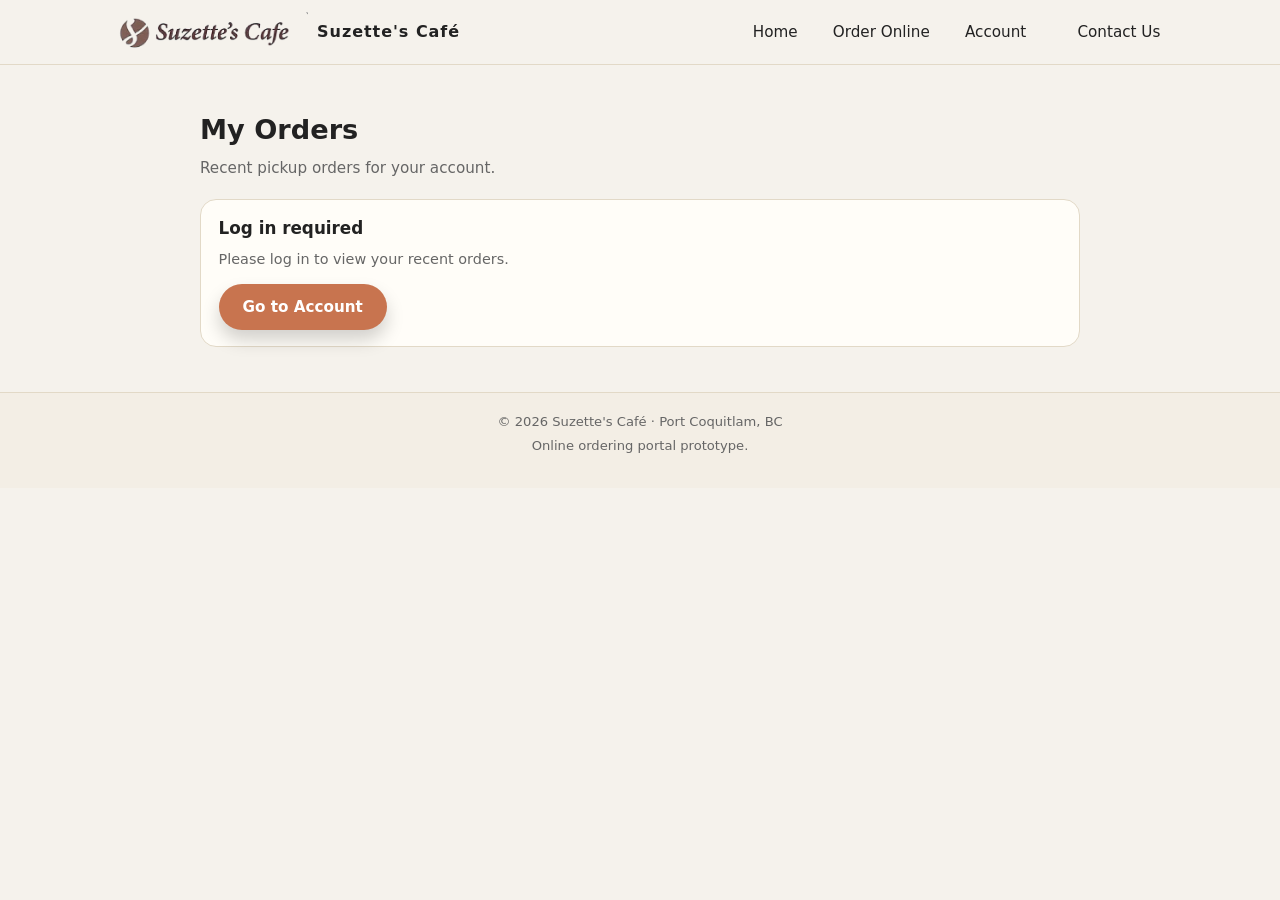
<file: suzettescafe-online/orders.html>
<!DOCTYPE html>
<html lang="en">
<head>
  <meta charset="UTF-8" />
  <title>Suzette's Café – My Orders</title>
  <meta name="viewport" content="width=device-width, initial-scale=1" />
  <link rel="stylesheet" href="css/styles.css">
</head>
<body>
  <!-- Shared header -->
  <header class="site-header">
    <div class="container nav-container">
      <a href="index.html" class="brand">
        <img src="images/suzettes_logo_upscaled.png" alt="Suzette's Café logo">
        <span>Suzette's Café</span>
      </a>

        <nav class="main-nav">
        <ul>
            <li><a href="index.html">Home</a></li>
            <li><a href="order.html">Order Online</a></li>
            <li><a href="account.html" id="nav-account">Account</a></li>
            <li><a href="#" id="nav-logout" style="display:none;">Log Out</a></li>
            <li><a href="contact.html">Contact Us</a></li>
        </ul>
        </nav>
      </nav>
    </div>
  </header>

  <main id="top">
    <section class="section">
      <div class="container" style="max-width: 920px;">
        <h2>My Orders</h2>
        <p class="section-subtitle">
          Recent pickup orders for your account.
        </p>

        <div class="home-panel" id="orders-locked" style="display:none;">
          <h3>Log in required</h3>
          <p style="margin-top:0.5rem;">
            Please log in to view your recent orders.
          </p>
          <a class="btn-primary" href="account.html" style="margin-top:0.8rem; display:inline-flex;">Go to Account</a>
        </div>

        <div class="home-panel" id="orders-area" style="display:none;">
          <div style="display:flex; justify-content:space-between; gap:1rem; flex-wrap:wrap; align-items:center;">
            <div>
              <h3 style="margin:0;">Recent Orders</h3>
              <p class="footer-sub" id="orders-sub" style="margin:0.4rem 0 0;">Loading…</p>
            </div>
            <div style="display:flex; gap:0.6rem; flex-wrap:wrap;">
              <button class="btn-outline" type="button" id="btn-refresh">Refresh</button>
              <button class="btn-outline" type="button" id="btn-logout">Log out</button>
            </div>
          </div>

          <div id="orders-list" style="margin-top:1rem;"></div>
        </div>
      </div>
    </section>
  </main>

  <footer class="site-footer">
    <div class="container footer-content">
      <p>&copy; <span id="year"></span> Suzette's Café · Port Coquitlam, BC</p>
      <p class="footer-sub">Online ordering portal prototype.</p>
    </div>
  </footer>

  <script src="scripts/auth.js"></script>
  <script src="scripts/orders.js"></script>
  <script>
    document.getElementById("year").textContent = new Date().getFullYear();
  </script>
</body>
</html>
</file>
<file: suzettescafe-online/css/styles.css>
/* ---------- Base ---------- */
* {
  box-sizing: border-box;
  margin: 0;
  padding: 0;
}

:root {
  --bg: #f5f2ec;
  --bg-muted: #f0e7d8;
  --surface: #fffdf8;
  --border: #e2d9c7;
  --accent: #c8744f;
  --accent-dark: #b7633f;
  --text-main: #222222;
  --text-subtle: #666666;
  --nav-bg: rgba(245, 242, 236, 0.96);
}

body {
  font-family: system-ui, -apple-system, BlinkMacSystemFont, "Segoe UI", sans-serif;
  background: var(--bg);
  color: var(--text-main);
  line-height: 1.5;
}

a {
  color: inherit;
  text-decoration: none;
}

button {
  cursor: pointer;
  font: inherit;
}

/* ---------- Layout helpers ---------- */
.container {
  max-width: 1100px;
  margin: 0 auto;
  padding: 0 1.25rem;
}

.section {
  padding: 2.8rem 0;
}

.section.muted {
  background: var(--bg-muted);
}

.section h2 {
  font-size: 1.7rem;
  margin-bottom: 0.4rem;
}

.section-subtitle {
  font-size: 0.95rem;
  color: var(--text-subtle);
  margin-bottom: 1.2rem;
}

/* ---------- Header / Nav ---------- */
.site-header {
  position: sticky;
  top: 0;
  z-index: 50;
  background: var(--nav-bg);
  backdrop-filter: blur(10px);
  border-bottom: 1px solid var(--border);
}

.nav-container {
  display: flex;
  align-items: center;
  justify-content: space-between;
  min-height: 64px;
}

.brand {
  display: inline-flex;
  align-items: center;
  gap: 0.55rem;
  font-weight: 700;
  letter-spacing: 0.06em;
  font-size: 1rem;
}

.brand img {
  height: 40px;
  display: block;
}

.main-nav ul {
  list-style: none;
  display: flex;
  align-items: center;
  gap: 1rem;
  font-size: 0.95rem;
}

.main-nav a {
  padding: 0.3rem 0.6rem;
  border-radius: 999px;
  transition: background 0.18s ease, color 0.18s ease;
}

.main-nav a:hover {
  background: #2f3a3f;
  color: #f5f2ec;
}

/* ---------- Buttons ---------- */
.btn-primary {
  display: inline-flex;
  align-items: center;
  justify-content: center;
  background: var(--accent);
  color: #ffffff;
  border: none;
  padding: 0.75rem 1.5rem;
  border-radius: 999px;
  font-size: 0.95rem;
  font-weight: 600;
  box-shadow: 0 10px 18px rgba(0, 0, 0, 0.18);
  transition: transform 0.12s ease, box-shadow 0.12s ease, background 0.18s ease;
}

.btn-primary:hover {
  transform: translateY(-1px);
  box-shadow: 0 14px 24px rgba(0, 0, 0, 0.2);
  background: var(--accent-dark);
}

.btn-outline {
  display: inline-flex;
  align-items: center;
  justify-content: center;
  background: transparent;
  color: var(--accent);
  border-radius: 999px;
  border: 1px solid var(--accent);
  padding: 0.7rem 1.4rem;
  font-size: 0.9rem;
  font-weight: 500;
  transition: background 0.18s ease, color 0.18s ease;
}

.btn-outline:hover {
  background: var(--accent);
  color: #ffffff;
}

.btn-secondary {
  background: transparent;
  border-radius: 999px;
  border: 1px solid var(--border);
  padding: 0.6rem 1.2rem;
  font-size: 0.9rem;
}

.btn-secondary:hover {
  background: #efe5d5;
}

/* IMPORTANT:
   Style checkout/clear buttons by ID too (order.html uses IDs, not btn-primary classes) */
#checkout-btn {
  display: inline-flex;
  align-items: center;
  justify-content: center;
  background: var(--accent);
  color: #fff;
  border: none;
  padding: 0.75rem 1.1rem;
  border-radius: 999px;
  font-size: 0.95rem;
  font-weight: 700;
  box-shadow: 0 10px 18px rgba(0, 0, 0, 0.14);
  transition: transform 0.12s ease, box-shadow 0.12s ease, background 0.18s ease;
}

#checkout-btn:hover {
  transform: translateY(-1px);
  box-shadow: 0 14px 24px rgba(0, 0, 0, 0.18);
  background: var(--accent-dark);
}

#clear-btn {
  display: inline-flex;
  align-items: center;
  justify-content: center;
  background: #f1e9dd;
  border: 1px solid #d9cfbf;
  color: var(--text-main);
  padding: 0.72rem 1.1rem;
  border-radius: 999px;
  font-size: 0.92rem;
  font-weight: 700;
}

#clear-btn:hover {
  background: #eadfce;
}

#checkout-btn:disabled,
#clear-btn:disabled {
  opacity: 0.55;
  cursor: not-allowed;
}

/* ---------- Generic hero (used on some pages) ---------- */
.hero {
  padding: 3rem 0 2.5rem;
}

/* ---------- Home hero variant ---------- */
.hero-home {
  padding: 3.2rem 0 2.8rem;
  background: radial-gradient(circle at top left, #f2d5b2 0, #f5f2ec 45%, #e8dfd0 100%);
}

.hero-home-inner {
  display: grid;
  grid-template-columns: minmax(0, 3fr) minmax(0, 2.2fr);
  gap: 2.2rem;
  align-items: center;
}

.hero-pill {
  display: inline-flex;
  align-items: center;
  padding: 0.25rem 0.8rem;
  border-radius: 999px;
  background: #2f3a3f;
  color: #f5f2ec;
  font-size: 0.75rem;
  letter-spacing: 0.08em;
  text-transform: uppercase;
  margin-bottom: 0.9rem;
}

.hero-home-text h1 {
  font-size: clamp(2.2rem, 4vw, 2.8rem);
  margin-bottom: 0.7rem;
}

.hero-text {
  font-size: 1rem;
  color: #333333;
  max-width: 35rem;
  margin-bottom: 1.3rem;
}

.hero-actions {
  display: flex;
  flex-wrap: wrap;
  gap: 0.75rem;
  margin-bottom: 1rem;
}

.hero-tags {
  display: flex;
  flex-wrap: wrap;
  gap: 0.5rem;
  font-size: 0.8rem;
  color: var(--text-subtle);
}

.hero-tags span {
  padding: 0.25rem 0.7rem;
  border-radius: 999px;
  border: 1px solid var(--border);
  background: rgba(255, 255, 255, 0.7);
}

.hero-home-side {
  display: flex;
  justify-content: flex-end;
}

.hero-card {
  background: radial-gradient(circle at top left, #f2d5b2, #c8744f);
  color: #342522;
  border-radius: 1.5rem;
  padding: 1.2rem 1.4rem;
  min-height: 220px;
  box-shadow: 0 16px 28px rgba(0, 0, 0, 0.18);
  border: 1px solid rgba(255, 255, 255, 0.35);
}

.hero-card-compact {
  min-height: auto;
}

.hero-card h2 {
  font-size: 1.2rem;
  margin-bottom: 0.7rem;
}

.hero-card p + p {
  margin-top: 0.2rem;
}

.hero-note {
  font-size: 0.85rem;
  margin-top: 0.7rem;
}

.hero-badges {
  display: flex;
  flex-wrap: wrap;
  gap: 0.4rem;
  margin-top: 0.8rem;
}

.badge {
  font-size: 0.75rem;
  padding: 0.2rem 0.7rem;
  border-radius: 999px;
  background: rgba(255, 255, 255, 0.85);
}

.badge-alt {
  background: rgba(88, 47, 20, 0.9);
  color: #fdf5ea;
}

/* ---------- Home feature panels ---------- */
.home-panels {
  display: grid;
  grid-template-columns: repeat(auto-fit, minmax(230px, 1fr));
  gap: 1rem;
}

.home-panel {
  background: var(--surface);
  border-radius: 1rem;
  border: 1px solid var(--border);
  padding: 1rem 1.1rem;
}

.home-panel h3 {
  font-size: 1.05rem;
  margin-bottom: 0.4rem;
}

.home-panel p {
  font-size: 0.9rem;
  color: var(--text-subtle);
}

/* ---------- Home bottom CTA ---------- */
.home-cta {
  display: flex;
  flex-wrap: wrap;
  align-items: center;
  justify-content: space-between;
  gap: 0.8rem;
}

/* ---------- Order page: header row & filters ---------- */
.section-header-row {
  display: flex;
  flex-wrap: wrap;
  align-items: flex-end;
  justify-content: space-between;
  gap: 1rem;
}

.category-filters {
  display: flex;
  flex-wrap: wrap;
  gap: 0.4rem;
}

.filter-btn {
  padding: 0.35rem 0.8rem;
  border-radius: 999px;
  border: 1px solid var(--border);
  background: #ffffff;
  font-size: 0.8rem;
}

.category-filters .filter-btn.active {
  background: var(--accent);
  border-color: var(--accent);
  color: #fff;
}

.category-filters .filter-btn.active:hover {
  background: var(--accent-dark);
  border-color: var(--accent-dark);
}

/* ---------- Order layout ---------- */
.order-layout {
  display: grid;
  grid-template-columns: minmax(0, 3fr) minmax(280px, 1.7fr);
  gap: 1.6rem;
  align-items: flex-start;
  margin-top: 1.4rem;
}

/* Menu grid */
.menu-grid {
  display: grid;
  grid-template-columns: repeat(auto-fit, minmax(230px, 1fr));
  gap: 1rem;
}

.menu-card {
  background: var(--surface);
  border-radius: 1rem;
  border: 1px solid var(--border);
  display: flex;
  flex-direction: column;
  justify-content: space-between;
  min-height: 160px;
  overflow: hidden;
}

.menu-image {
  width: 100%;
  height: 380px;
  object-fit: cover;
  display: block;
}

.menu-card > div {
  padding: 0.95rem;
}

.menu-card > .menu-footer {
  padding: 0.95rem;
  margin-top: auto;
}

.menu-header {
  display: flex;
  justify-content: space-between;
  gap: 0.75rem;
  align-items: baseline;
  margin-bottom: 0.3rem;
}

.menu-title {
  font-weight: 600;
}

.menu-price {
  font-weight: 600;
}

.menu-desc {
  font-size: 0.86rem;
  color: var(--text-subtle);
  margin-bottom: 0.6rem;
}

.menu-footer {
  display: flex;
  justify-content: space-between;
  align-items: center;
}

.menu-tag {
  font-size: 0.75rem;
  padding: 0.18rem 0.7rem;
  border-radius: 999px;
  background: #f1e3ce;
}

.btn-add {
  background: #2f3a3f;
  color: #f5f2ec;
  border: none;
  padding: 0.35rem 0.9rem;
  border-radius: 999px;
  font-size: 0.8rem;
  font-weight: 500;
  transition: background 0.18s ease, transform 0.1s ease;
}

.btn-add:hover {
  background: #22292d;
  transform: translateY(-1px);
}

/* headings used in ALL + special grouping */
.menu-section-heading {
  grid-column: 1 / -1;
  margin-top: 0.9rem;
  margin-bottom: 0.4rem;
  padding: 0.75rem 1rem;
  border: 1px solid var(--border);
  border-radius: 1rem;
  background: rgba(255, 255, 255, 0.9);
  font-weight: 900;
  letter-spacing: 0.01em;
}

/* day headings (specials) */
.menu-day-heading {
  grid-column: 1 / -1;
  margin-top: 0.35rem;
  margin-left: 0.25rem;
  padding: 0.35rem 0.7rem;
  border-left: 4px solid var(--accent);
  border-radius: 0.75rem;
  background: rgba(255, 255, 255, 0.55);
  font-weight: 700;
  font-size: 0.95rem;
  color: #2f3a3f;
}

/* Cart / order panel */
.cart {
  background: var(--surface);
  border-radius: 1.1rem;
  border: 1px solid var(--border);
  padding: 1rem 1rem 1.2rem;
  position: sticky;
  top: 5.5rem;
}

.cart h3 {
  font-size: 1.15rem;
  margin-bottom: 0.6rem;
}

/* IMPORTANT: apply list styling to BOTH cart lists:
   - order.html uses .cart-items
   - cart.html uses #cart-items */
.cart-items,
#cart-items {
  list-style: none;
  margin-bottom: 0.6rem;
  max-height: 210px;
  overflow-y: auto;
  padding-right: 0.3rem;
}

.cart-empty,
#cart-empty {
  font-size: 0.9rem;
  color: var(--text-subtle);
  margin-bottom: 0.6rem;
}

/* UPDATED cart row layout (works with your JS output) */
.cart-item {
  display: grid;
  grid-template-columns: 1fr auto auto auto auto; /* left | - | qty | + | price */
  align-items: center;
  gap: 0.45rem;
  font-size: 0.88rem;
  padding: 0.55rem 0;
  border-bottom: 1px solid rgba(226, 217, 199, 0.7);
}

.cart-item-name {
  font-weight: 600;
}

.cart-item-left {
  display: flex;
  flex-direction: column;
  gap: 0.2rem;
  min-width: 0;
}

.cart-item-note {
  font-size: 0.82rem;
  color: var(--text-subtle);
}

.cart-item-qty {
  text-align: center;
  min-width: 1.6rem;
  font-weight: 700;
  color: #3b3b3b;
}

/* + / - buttons */
.cart-item button {
  border: 1px solid #d3c7b4;
  background: #fffdf8;
  border-radius: 0.7rem;
  width: 34px;
  height: 34px;
  font-size: 0.95rem;
  font-weight: 900;
  line-height: 1;
  display: inline-flex;
  align-items: center;
  justify-content: center;
  transition: background 0.15s ease;
}

.cart-item button:hover {
  background: #f3ede3;
}

.cart-item-price {
  text-align: right;
  font-weight: 800;
  white-space: nowrap;
}

.cart-summary {
  display: none;
  flex-direction: column;
  gap: 0.35rem;
  font-size: 0.95rem;
  margin-bottom: 0.8rem;
  border-top: 1px dashed #d3c7b4;
  padding-top: 0.55rem;
}

.cart-summary-row {
  display: flex;
  justify-content: space-between;
  gap: 0.75rem;
}

.cart-summary-total {
  margin-top: 0.25rem;
  padding-top: 0.4rem;
  border-top: 1px solid rgba(0,0,0,0.12);
}

.order-form {
  margin-top: 0.5rem;
  border-top: 1px dashed #d3c7b4;
  padding-top: 0.7rem;
  font-size: 0.86rem;
}

.order-form-group {
  margin-bottom: 0.55rem;
  display: flex;
  flex-direction: column;
  gap: 0.15rem;
}

.order-form label {
  font-weight: 600;
  font-size: 0.8rem;
}

.order-form input,
.order-form select,
.order-form textarea {
  font: inherit;
  padding: 0.45rem 0.55rem;
  border-radius: 0.6rem;
  border: 1px solid #d3c7b4;
  background: #fffdf8;
}

.order-form textarea {
  resize: vertical;
  min-height: 55px;
}

.cart-actions {
  margin-top: 0.7rem;
  display: flex;
  flex-direction: column;
  gap: 0.4rem;
}

.cart-note {
  font-size: 0.8rem;
  color: var(--text-subtle);
}

.third-party-note {
  margin-top: 0.5rem;
  font-size: 0.8rem;
  color: var(--text-subtle);
}

.third-party-pill {
  padding: 0.1rem 0.55rem;
  border-radius: 999px;
  background: #e8ded0;
}

/* ---------- Tips box (shared across pages) ---------- */
.tips-box {
  background: var(--surface);
  border: 1px solid var(--border);
  border-radius: 0.85rem;
  padding: 1rem 1.1rem;
  margin-top: 1rem;
}

.tips-box h3,
.tips-box h4 {
  margin: 0 0 0.5rem;
  font-size: 1rem;
  color: var(--text-main);
}

.tips-box ul {
  margin: 0;
  padding-left: 1.25rem;
  display: grid;
  gap: 0.35rem;
  line-height: 1.5;
  font-size: 0.9rem;
  color: var(--text-subtle);
}

.tips-box ul strong {
  color: var(--text-main);
}

.tips-box a {
  text-decoration: underline;
  color: var(--accent);
}

.tips-box a:hover {
  color: var(--accent-dark);
}

.tips-box--page {
  margin: 1rem 0 1.5rem;
}

/* ---------- Tip options (% or custom amount) ---------- */
.tip-options {
  margin-top: 0.75rem;
  padding-top: 0.75rem;
  border-top: 1px dashed var(--border);
}

.tip-options-label {
  display: block;
  font-size: 0.85rem;
  font-weight: 600;
  margin-bottom: 0.5rem;
  color: var(--text-main);
}

.tip-buttons {
  display: flex;
  flex-wrap: wrap;
  gap: 0.4rem;
  margin-bottom: 0.5rem;
}

.tip-btn {
  padding: 0.4rem 0.7rem;
  font-size: 0.85rem;
  border-radius: 0.5rem;
  border: 1px solid var(--border);
  background: var(--surface);
  color: var(--text-main);
}

.tip-btn:hover {
  border-color: var(--accent);
  background: var(--bg-muted);
}

.tip-btn.active {
  background: var(--accent);
  border-color: var(--accent);
  color: #fff;
}

.tip-custom-row {
  display: flex;
  align-items: center;
  gap: 0.35rem;
  font-size: 0.85rem;
}

.tip-custom-row label {
  font-weight: 600;
  color: var(--text-subtle);
}

.tip-custom-prefix {
  color: var(--text-subtle);
}

.tip-custom-row input {
  width: 5rem;
  padding: 0.35rem 0.5rem;
  border-radius: 0.4rem;
  border: 1px solid var(--border);
  font-size: 0.9rem;
}

/* ---------- About section ---------- */
.about-layout {
  display: grid;
  grid-template-columns: minmax(0, 3fr) minmax(0, 2.2fr);
  gap: 1.6rem;
}

.about-layout p {
  font-size: 0.95rem;
  margin-bottom: 0.7rem;
}

.about-highlight {
  background: var(--surface);
  border-radius: 1rem;
  padding: 1rem 1.1rem;
  border: 1px solid var(--border);
}

.about-highlight h3 {
  font-size: 1.05rem;
  margin-bottom: 0.4rem;
}

.about-highlight ul {
  padding-left: 1.2rem;
  font-size: 0.9rem;
}

/* ---------- Contact / Location ---------- */
.contact-layout {
  display: grid;
  grid-template-columns: minmax(0, 3fr) minmax(0, 2.3fr);
  gap: 1.6rem;
  align-items: start;
}

.contact-block {
  background: var(--surface);
  border-radius: 1rem;
  padding: 1rem 1.1rem 1.2rem;
  border: 1px solid var(--border);
}

.hours-table {
  margin-top: 0.7rem;
  font-size: 0.9rem;
}

.hours-table div {
  display: flex;
  justify-content: space-between;
}

.map-placeholder {
  background: #e0d6c7;
  border-radius: 1rem;
  padding: 1rem 1.2rem;
  border: 1px dashed #c9bca8;
  display: flex;
  flex-direction: column;
  justify-content: center;
  min-height: 180px;
  text-align: left;
}

.map-placeholder p:first-child {
  font-weight: 700;
}

.map-note {
  font-size: 0.85rem;
  color: var(--text-subtle);
  margin-top: 0.3rem;
}

/* ---------- Footer ---------- */
.site-footer {
  border-top: 1px solid var(--border);
  padding: 1.2rem 0 2rem;
  background: #f3eee5;
}

.footer-content {
  text-align: center;
  font-size: 0.82rem;
  color: var(--text-subtle);
}

.footer-sub {
  margin-top: 0.25rem;
}

/* ---------- Overlay (confirmation + review) ---------- */
.overlay {
  position: fixed;
  inset: 0;
  background: rgba(0, 0, 0, 0.45);
  display: none;
  align-items: center;
  justify-content: center;
  z-index: 100;
}

/* order.html overlay uses .overlay-content */
.overlay-content {
  background: var(--surface);
  border-radius: 1rem;
  padding: 1.3rem 1.5rem;
  max-width: 430px;
  width: min(430px, 92vw);
  border: 1px solid var(--border);
  box-shadow: 0 18px 32px rgba(0, 0, 0, 0.35);
  font-size: 0.95rem;
}

/* cart.html overlay uses .overlay-card */
.overlay-card {
  background: var(--surface);
  border-radius: 1rem;
  padding: 1.2rem 1.2rem 1rem;
  width: min(560px, 92vw);
  border: 1px solid var(--border);
  box-shadow: 0 18px 40px rgba(0, 0, 0, 0.22);
  font-size: 0.95rem;
}

.overlay-small {
  color: var(--text-subtle);
  font-size: 0.9rem;
  margin: 0.25rem 0 0.8rem;
}

.overlay-block {
  background: #fffdf8;
  border: 1px solid #e1d5c4;
  border-radius: 0.9rem;
  padding: 0.8rem 0.9rem;
  margin: 0.7rem 0;
}

.overlay-total {
  margin-top: 0.6rem;
  display: flex;
  justify-content: space-between;
  font-weight: 800;
}

.overlay-actions {
  display: flex;
  gap: 0.6rem;
  justify-content: flex-end;
  margin-top: 0.9rem;
}

#overlay-details {
  white-space: pre-line;
}

/* ---------- Delivery row (home/contact if used) ---------- */
.delivery-row {
  display: flex;
  align-items: center;
  gap: 0.6rem;
  margin-top: 0.6rem;
}

.delivery-row span {
  font-size: 0.85rem;
  color: var(--text-subtle);
}

.delivery-logo img {
  height: 50px;
  display: block;
  border-radius: 20px;
}

.delivery-logo:hover {
  opacity: 0.85;
}

/* ---------- Responsive ---------- */
@media (max-width: 860px) {
  .hero-home-inner {
    grid-template-columns: 1fr;
  }

  .hero-home-side {
    justify-content: flex-start;
  }

  .order-layout {
    grid-template-columns: 1fr;
  }

  .about-layout,
  .contact-layout {
    grid-template-columns: 1fr;
  }

  .nav-container {
    flex-direction: column;
    align-items: flex-start;
    gap: 0.5rem;
  }

  .main-nav ul {
    flex-wrap: wrap;
  }
}

@media (max-width: 520px) {
  .category-filters {
    width: 100%;
  }

  .category-filters .filter-btn {
    flex: 1 1 45%;
    text-align: center;
  }

  .cart-item {
    grid-template-columns: 1fr auto auto auto; /* small screens: drop price to next line */
  }

  .cart-item-price {
    grid-column: 1 / -1;
    text-align: left;
    margin-top: 0.25rem;
    color: var(--text-subtle);
    font-weight: 700;
  }
}

/* =========================
   CART.HTML Pickup Form Fix
   ========================= */

.pickup-form {
  background: var(--surface);
  border: 1px solid var(--border);
  border-radius: 1rem;
  padding: 1rem 1.1rem;
  margin-top: 1rem;
}

/* make label + field stack nicely */
.pickup-form label {
  display: block;
  margin-top: 0.75rem;
  margin-bottom: 0.25rem;
  font-weight: 700;
  font-size: 0.85rem;
  color: var(--text-main);
}

/* inputs full width + consistent */
.pickup-form input,
.pickup-form select,
.pickup-form textarea {
  width: 100%;
  display: block;
  font: inherit;
  padding: 0.55rem 0.6rem;
  border-radius: 0.75rem;
  border: 1px solid #d3c7b4;
  background: #fffdf8;
}

/* nicer textarea */
.pickup-form textarea {
  min-height: 90px;
  resize: vertical;
}

/* button spacing */
.pickup-form #checkout-btn,
.pickup-form .btn-primary {
  width: 100%;
  margin-top: 0.9rem;
}

/* disclaimer text spacing */
.pickup-form .cart-disclaimer {
  margin-top: 0.7rem;
  font-size: 0.85rem;
  color: var(--text-subtle);
}

/* make 2-column layout on wider screens */
@media (min-width: 860px) {
  .pickup-form {
    display: grid;
    grid-template-columns: 1fr 1fr;
    gap: 0.9rem 1.1rem;
    align-items: start;
  }

  .pickup-form h3 {
    grid-column: 1 / -1;
    margin-bottom: 0.2rem;
  }

  /* notes spans full width */
  .pickup-form textarea,
  .pickup-form label:nth-of-type(4),   /* Order Notes label */
  .pickup-form #checkout-btn,
  .pickup-form .cart-disclaimer {
    grid-column: 1 / -1;
  }

  /* prevent labels from “floating” weird in grid */
  .pickup-form label {
    margin-top: 0;
  }
}

.overlay-actions {
  display: flex;
  justify-content: flex-end;
  gap: 0.8rem;
  margin-top: 1rem;
}

/* BOTH buttons same height */
.overlay-actions button {
  min-width: 140px;
  height: 46px;
  padding: 0 1.2rem;
  border-radius: 999px;
  font-size: 0.95rem;
  font-weight: 600;
  line-height: 1;
  display: inline-flex;
  align-items: center;
  justify-content: center;
  transition: all 0.15s ease;
}

/* Go Back button */
.overlay-actions .btn-back {
  background: transparent;
  border: 1px solid var(--accent);
  color: var(--accent);
}

.overlay-actions .btn-back:hover {
  background: var(--accent);
  color: #fff;
}

/* Confirm Order button */
.overlay-actions .btn-confirm {
  background: #2f3a3f;
  color: #fff;
  border: none;
}

.overlay-actions .btn-confirm:hover {
  background: #22292d;
  transform: translateY(-1px);
}

/* =========================
   OVERLAY FINAL SCREEN FIX
   ========================= */

.overlay-final {
  display: flex;
  flex-direction: column;
  gap: 0.8rem;
}

.overlay-final button {
  align-self: flex-end;
  min-width: 130px;
  height: 44px;
  border: none;
  border-radius: 999px;
  background: var(--accent);
  color: #fff;
  font-size: 0.95rem;
  font-weight: 600;
  padding: 0 1.2rem;
  display: inline-flex;
  align-items: center;
  justify-content: center;
  transition: all 0.15s ease;
}

.overlay-final button:hover {
  background: var(--accent-dark);
  transform: translateY(-1px);
}

/* ================= CART PAGE PICKUP FORM FIX ================= */
.cart-page {
  display: grid;
  grid-template-columns: minmax(0, 1.2fr) minmax(0, 1fr);
  gap: 1.6rem;
  align-items: start;
}

.cart-box,
.pickup-form {
  background: var(--surface);
  border: 1px solid var(--border);
  border-radius: 1.1rem;
  padding: 1rem 1.1rem;
}

.pickup-form h3 {
  margin-bottom: 0.7rem;
}

/* make labels actually sit above inputs */
.pickup-form label {
  display: block;
  font-weight: 600;
  font-size: 0.85rem;
  margin-top: 0.6rem;
  margin-bottom: 0.25rem;
}

.pickup-form input,
.pickup-form select,
.pickup-form textarea {
  width: 100%;
  display: block;
  font: inherit;
  padding: 0.55rem 0.65rem;
  border-radius: 0.7rem;
  border: 1px solid #d3c7b4;
  background: #fffdf8;
}

.pickup-form textarea {
  min-height: 90px;
  resize: vertical;
}

.pickup-form .btn-primary {
  width: 100%;
  margin-top: 0.9rem;
}

/* make cart buttons not weird tiny */
#clear-btn {
  width: 100%;
  margin-top: 0.7rem;
}

/* ================= OVERLAY BUTTON FIX ================= */
.overlay-card {
  background: var(--surface);
  border-radius: 1.2rem;
  padding: 1.3rem 1.4rem;
  max-width: 520px;
  width: calc(100% - 2rem);
  border: 1px solid var(--border);
  box-shadow: 0 18px 32px rgba(0, 0, 0, 0.35);
}

.overlay-actions {
  display: flex;
  gap: 0.75rem;
  justify-content: flex-end;
  margin-top: 1rem;
}

/* force both buttons to look consistent even if browser default leaks */
.overlay-actions button,
.overlay-final button {
  border-radius: 999px;
  padding: 0.7rem 1.3rem;
  font-weight: 600;
}

/* responsive cart page */
@media (max-width: 860px) {
  .cart-page {
    grid-template-columns: 1fr;
  }
}

.map-placeholder {
  border-radius: 16px;
  overflow: hidden;
  background: #da774d;
  min-height: 340px;
  display: flex;
  flex-direction: column;
}

.map-placeholder iframe {
  width: 100%;
  height: 340px;
  border: 0;
  display: block;
}

.map-directions {
  display: block;
  padding: 12px 14px;
  text-align: center;
  font-weight: 600;
  text-decoration: none;
  border-top: 1px solid rgba(0,0,0,0.08);
}

.map-directions:hover {
  text-decoration: underline;
}

/* =========================
   ACCOUNT PAGE (account.html)
   ========================= */

.account-logged-out { max-width: 420px; }

.account-tabs {
  display: flex;
  gap: 0.25rem;
  margin-bottom: 1rem;
  border-bottom: 1px solid var(--border, #e2d9c7);
}

.account-tab {
  padding: 0.5rem 1rem;
  font-size: 0.95rem;
  font-weight: 600;
  border: none;
  border-bottom: 2px solid transparent;
  background: none;
  color: var(--text-subtle, #666);
  cursor: pointer;
  margin-bottom: -1px;
}

.account-tab:hover { color: var(--text-main, #222); }

.account-tab.active {
  color: var(--accent, #c8744f);
  border-bottom-color: var(--accent, #c8744f);
}

.account-panels { margin-top: 0; }

.account-panel.hidden { display: none !important; }

.account-panel-title { margin-top: 0; margin-bottom: 0.75rem; }

.account-switch { margin-top: 1rem; font-size: 0.9rem; }
.account-switch-link {
  background: none;
  border: none;
  padding: 0;
  font: inherit;
  color: var(--accent, #c8744f);
  text-decoration: underline;
  cursor: pointer;
}
.account-switch-link:hover { opacity: 0.85; }
.account-demo-note { margin-top: 0.5rem; font-size: 0.85rem; }

.account-grid{
  display:grid;
  grid-template-columns: 1fr 1fr;
  gap: 1.25rem;
  align-items:start;
}

@media (max-width: 860px){
  .account-grid{ grid-template-columns: 1fr; }
}

.account-card{
  background: #fff;
  border: 1px solid rgba(0,0,0,0.08);
  border-radius: 14px;
  padding: 1.15rem;
  box-shadow: 0 10px 24px rgba(0,0,0,0.06);
}

.account-topbar{
  display:flex;
  align-items:flex-start;
  justify-content:space-between;
  gap: 1rem;
  padding: 1rem 1.15rem;
  background: #fff;
  border: 1px solid rgba(0,0,0,0.08);
  border-radius: 14px;
  box-shadow: 0 10px 24px rgba(0,0,0,0.06);
}

.account-actions{
  display:flex;
  gap: .5rem;
  flex-wrap: wrap;
}

/* basic form styling (only if your site doesn't already have these) */
.form-label{
  display:block;
  font-weight: 600;
  margin: .75rem 0 .35rem;
}

.form-input{
  width: 100%;
  padding: .75rem .85rem;
  border-radius: 12px;
  border: 1px solid rgba(0,0,0,0.15);
  outline: none;
}

.form-input:focus{
  border-color: rgba(0,0,0,0.35);
}

/* Orders list */
.orders-list{
  display:flex;
  flex-direction:column;
  gap: .85rem;
  margin-top: .75rem;
}

.order-card{
  border: 1px solid rgba(0,0,0,0.10);
  border-radius: 14px;
  padding: 1rem;
  background: rgba(255,255,255,0.95);
}

.order-card-top{
  display:flex;
  align-items:flex-start;
  justify-content:space-between;
  gap: 1rem;
  margin-bottom: .75rem;
}

.order-title{
  font-weight: 800;
  letter-spacing: .2px;
}

.order-total{
  font-weight: 900;
  font-size: 1.05rem;
  white-space: nowrap;
}

.order-meta{
  display:grid;
  grid-template-columns: 1fr 1fr;
  gap: .4rem 1rem;
  margin-bottom: .75rem;
}

@media (max-width: 680px){
  .order-meta{ grid-template-columns: 1fr; }
}

.order-items{
  padding-top: .75rem;
  border-top: 1px dashed rgba(0,0,0,0.15);
  display:flex;
  flex-direction:column;
  gap: .2rem;
}

/* utility */
.muted{
  opacity: 0.72;
}

/* =========================
   ACCOUNT PAGE (FINAL CLEAN)
   ========================= */

.account-grid{
  display:grid;
  grid-template-columns: 1fr;
  gap: 1.25rem;
  align-items:start;
}

@media (min-width: 900px){
  .account-grid{
    grid-template-columns: 1fr 1fr;
  }
}

.account-card{
  background: var(--surface);
  border: 1px solid var(--border);
  border-radius: 1rem;
  padding: 1.2rem;
  box-shadow: 0 12px 26px rgba(0,0,0,0.08);
}

.account-topbar{
  display:flex;
  justify-content:space-between;
  align-items:flex-start;
  gap: 1rem;
  background: var(--surface);
  border: 1px solid var(--border);
  border-radius: 1rem;
  padding: 1.2rem;
  box-shadow: 0 12px 26px rgba(0,0,0,0.08);
}

.account-actions{
  display:flex;
  gap: .6rem;
  flex-wrap:wrap;
  justify-content:flex-end;
}

/* forms */
.account-card .form-label{
  display:block;
  margin:.75rem 0 .35rem;
  font-weight:700;
  font-size:.9rem;
}

.account-card .form-input{
  width:100%;
  display:block;
  padding:.75rem .85rem;
  border-radius:.8rem;
  border:1px solid rgba(0,0,0,0.16);
  background:#fffdf8;
  outline:none;
}

.account-card .form-input:focus{
  border-color: rgba(0,0,0,0.35);
}

/* orders list */
.orders-list{
  display:grid;
  gap: 1rem;
  margin-top: .9rem;
}

.order-card{
  background: #fffdf8;
  border: 1px solid rgba(0,0,0,0.10);
  border-radius: 1rem;
  padding: 1rem;
}

.order-card-top{
  display:flex;
  justify-content:space-between;
  align-items:flex-start;
  gap: 1rem;
  margin-bottom: .75rem;
}

.order-total{
  font-weight:900;
  white-space:nowrap;
}

.order-meta{
  display:grid;
  grid-template-columns: 1fr 1fr;
  gap: .35rem 1rem;
  margin-bottom: .75rem;
}

@media (max-width: 680px){
  .order-meta{ grid-template-columns: 1fr; }
}

.order-items{
  border-top: 1px dashed rgba(0,0,0,0.15);
  padding-top: .75rem;
  display:grid;
  gap: .25rem;
}

/* Make sure logged-out isn't forced visible with !important */
#account-logged-out{ display:grid; }
#account-logged-in{ display:none; }

/* Account buttons: align + consistent width */
.account-card .btn-primary,
.account-card .btn-outline {
  width: 100%;
  display: flex;              /* keeps your nice button centering */
  justify-content: center;
  margin-top: 0.9rem;
}
</file>
